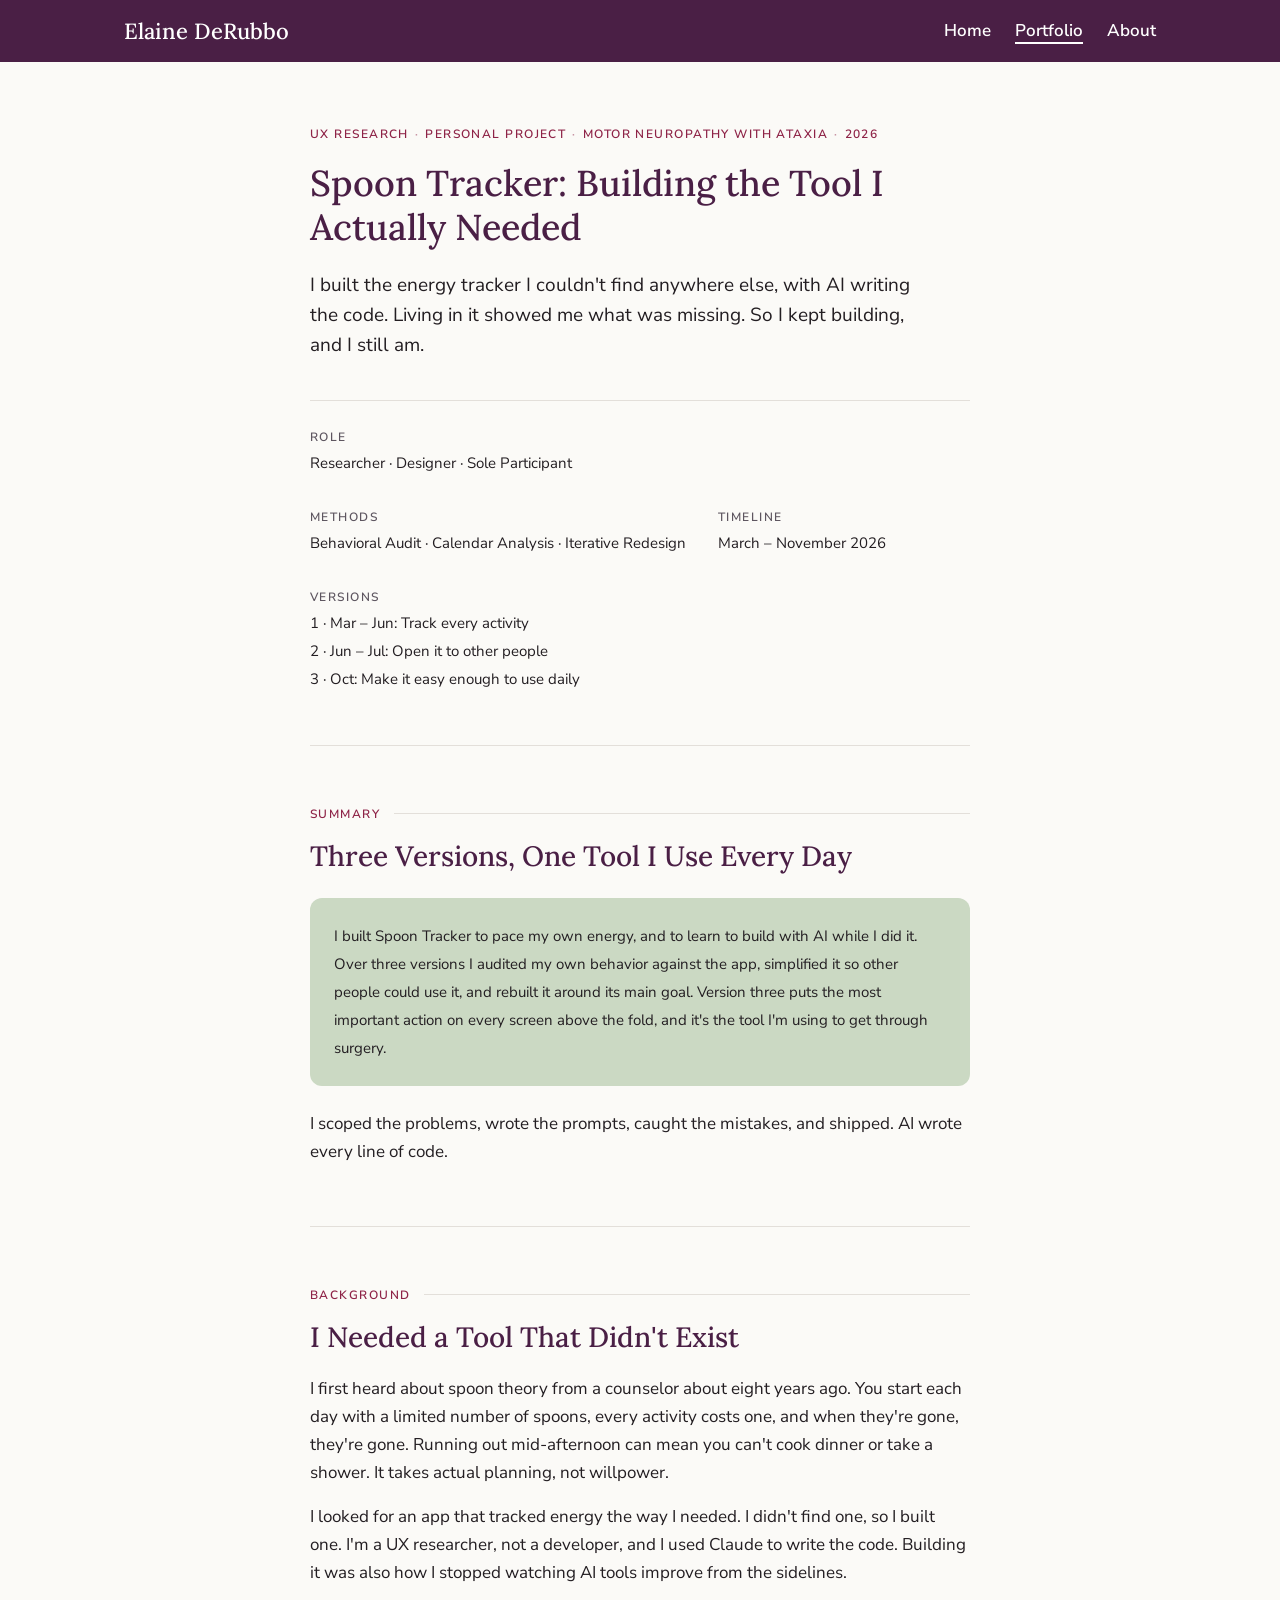
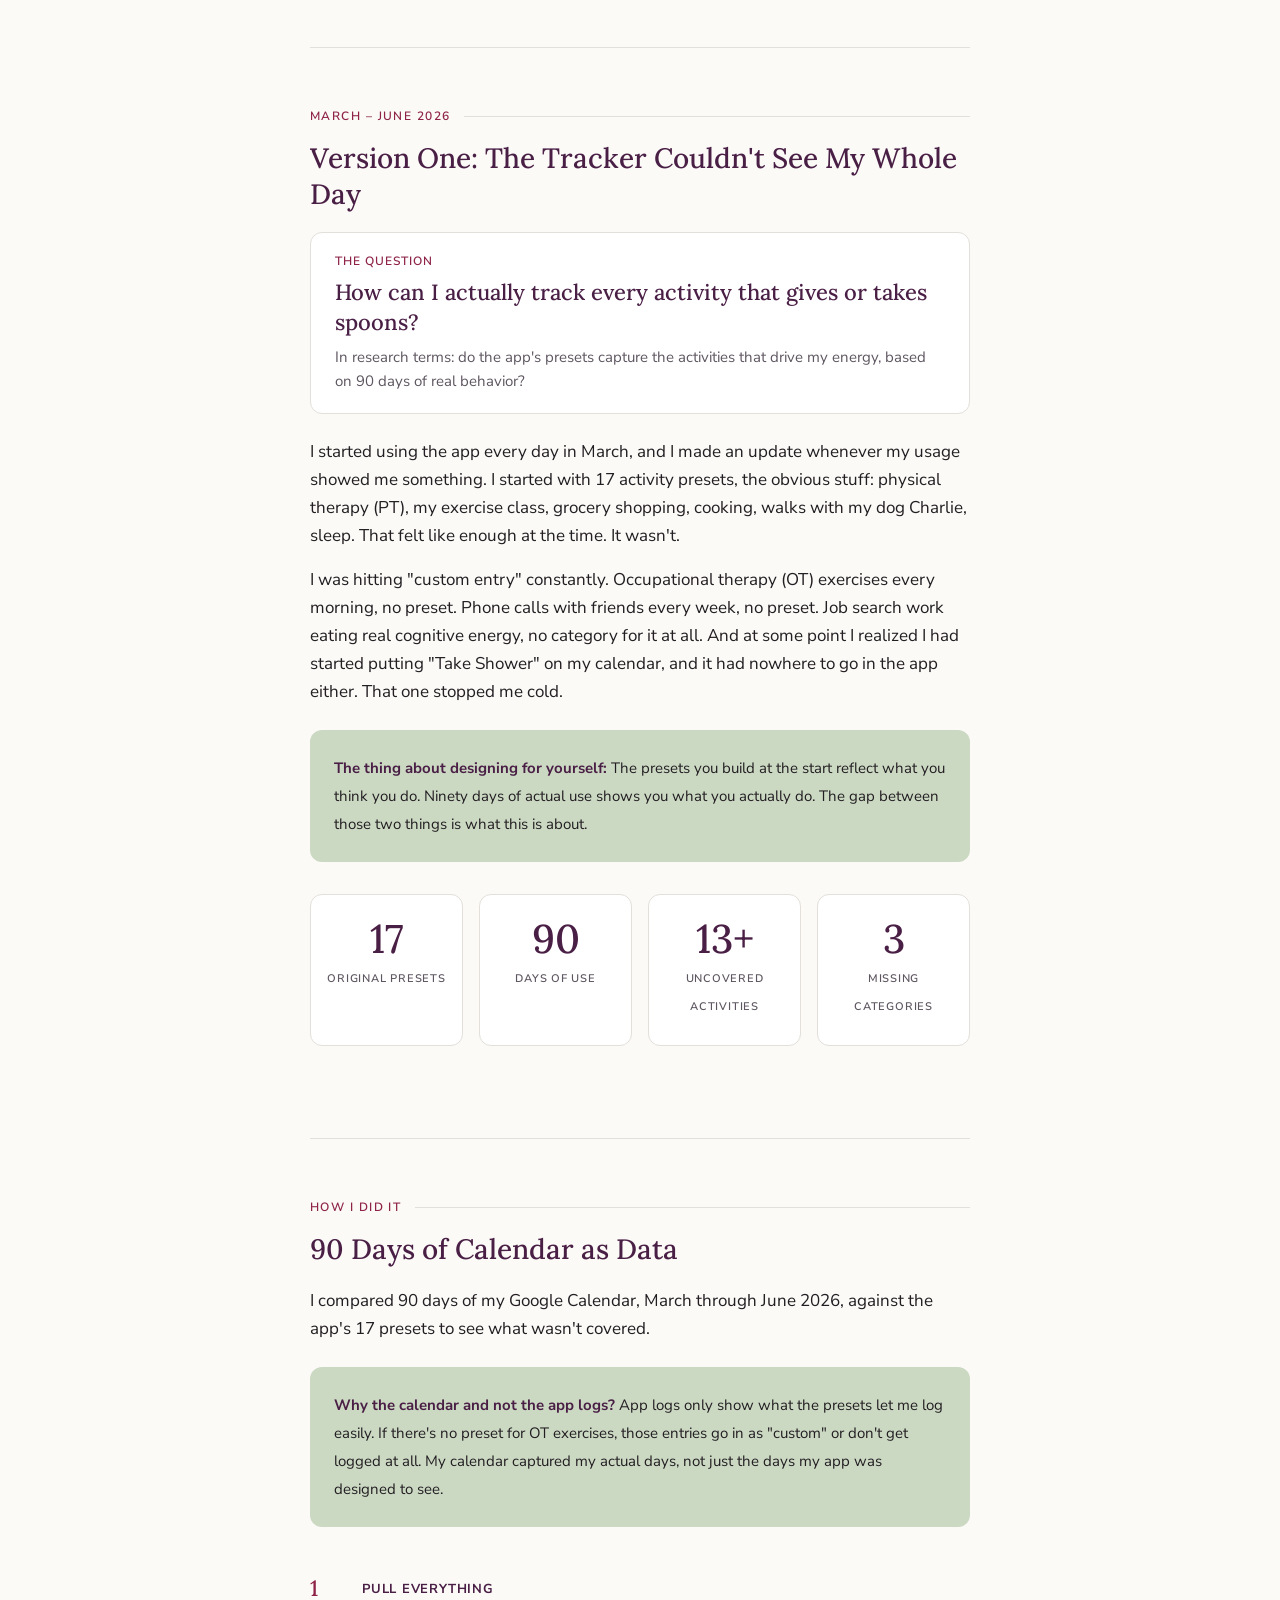
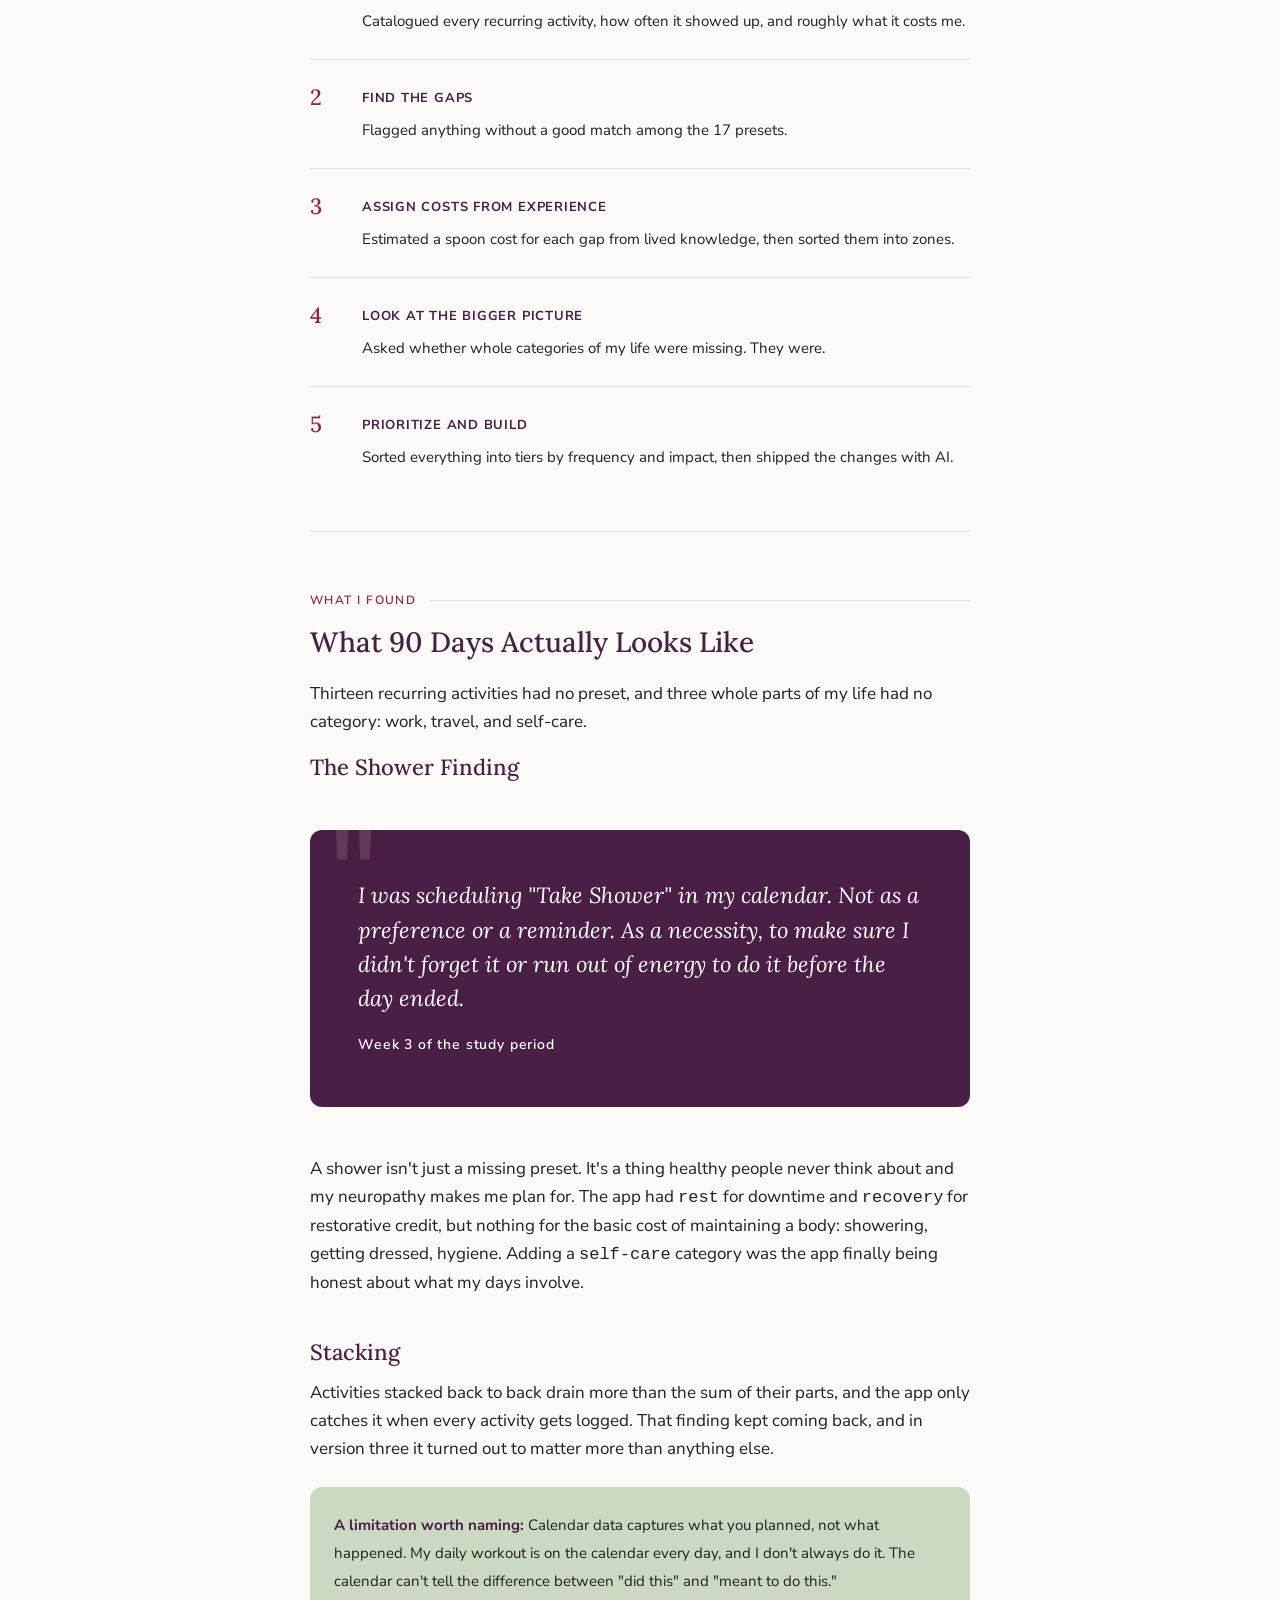
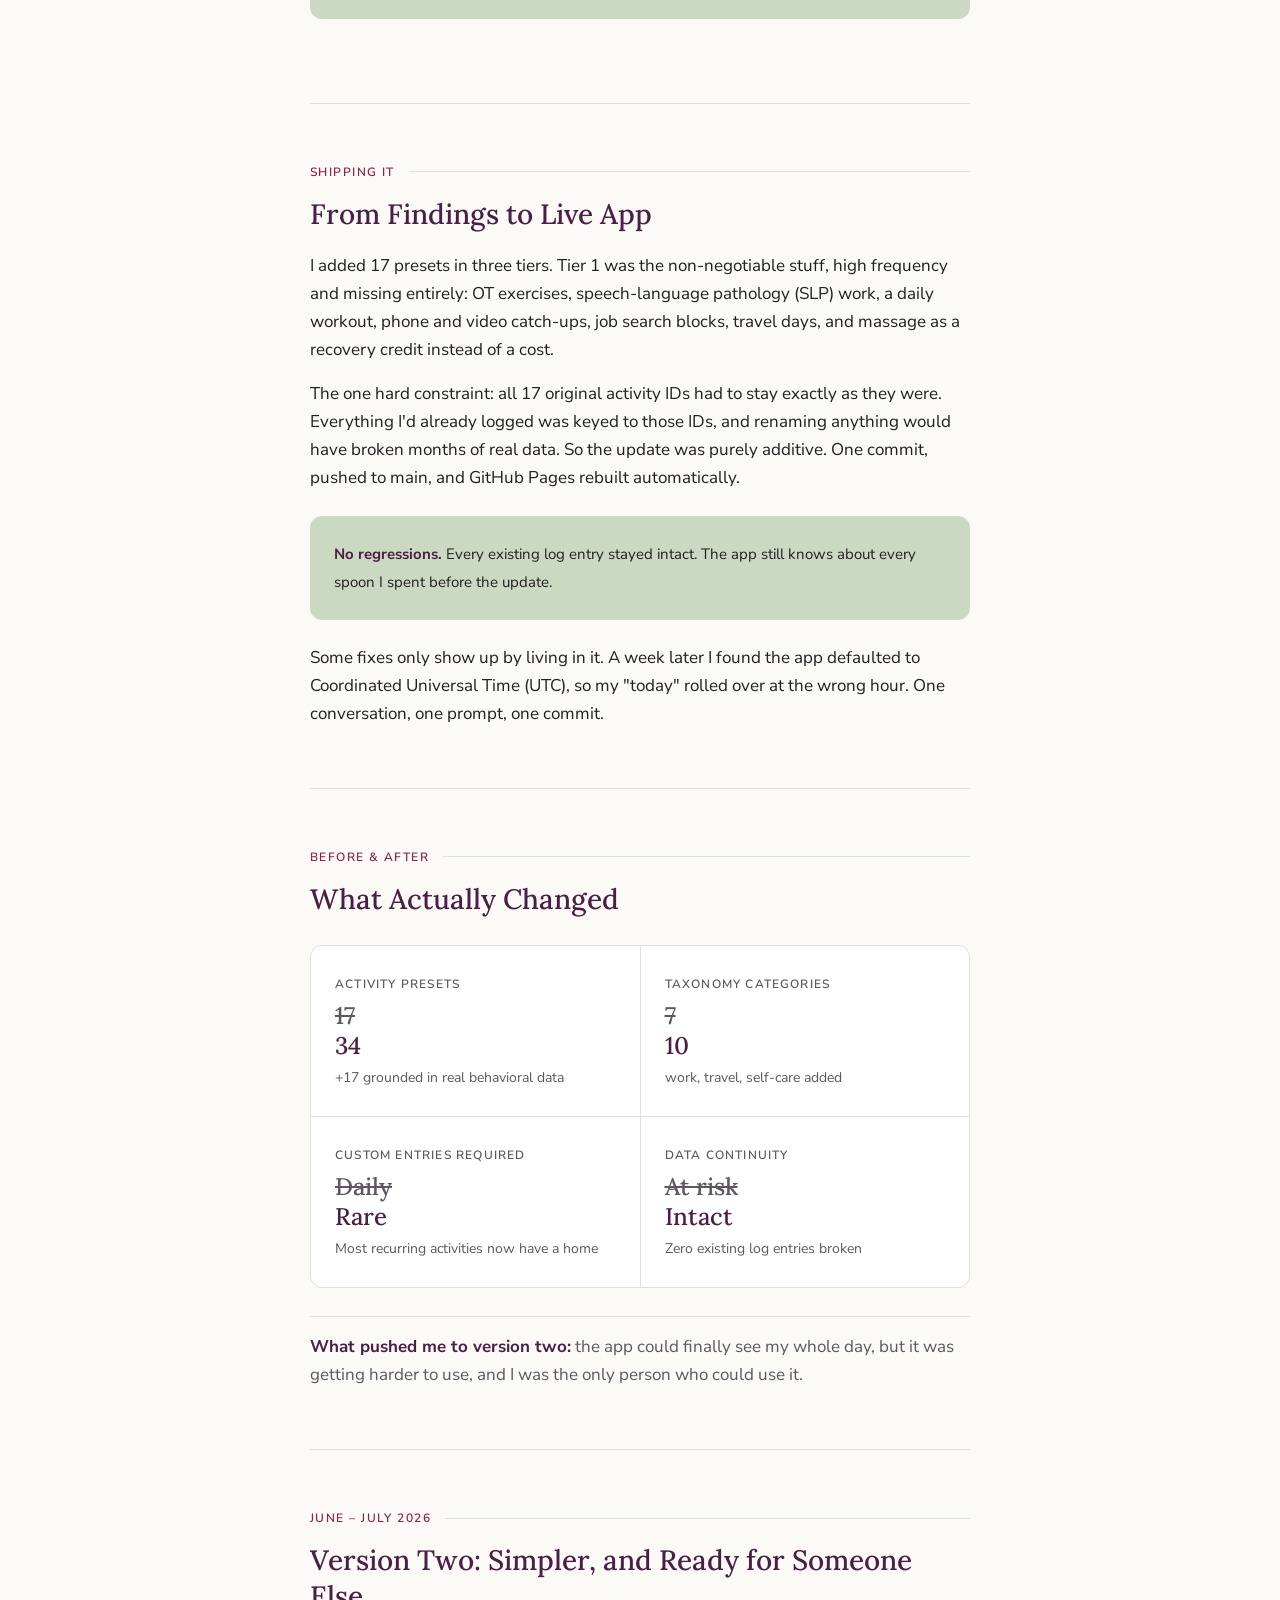
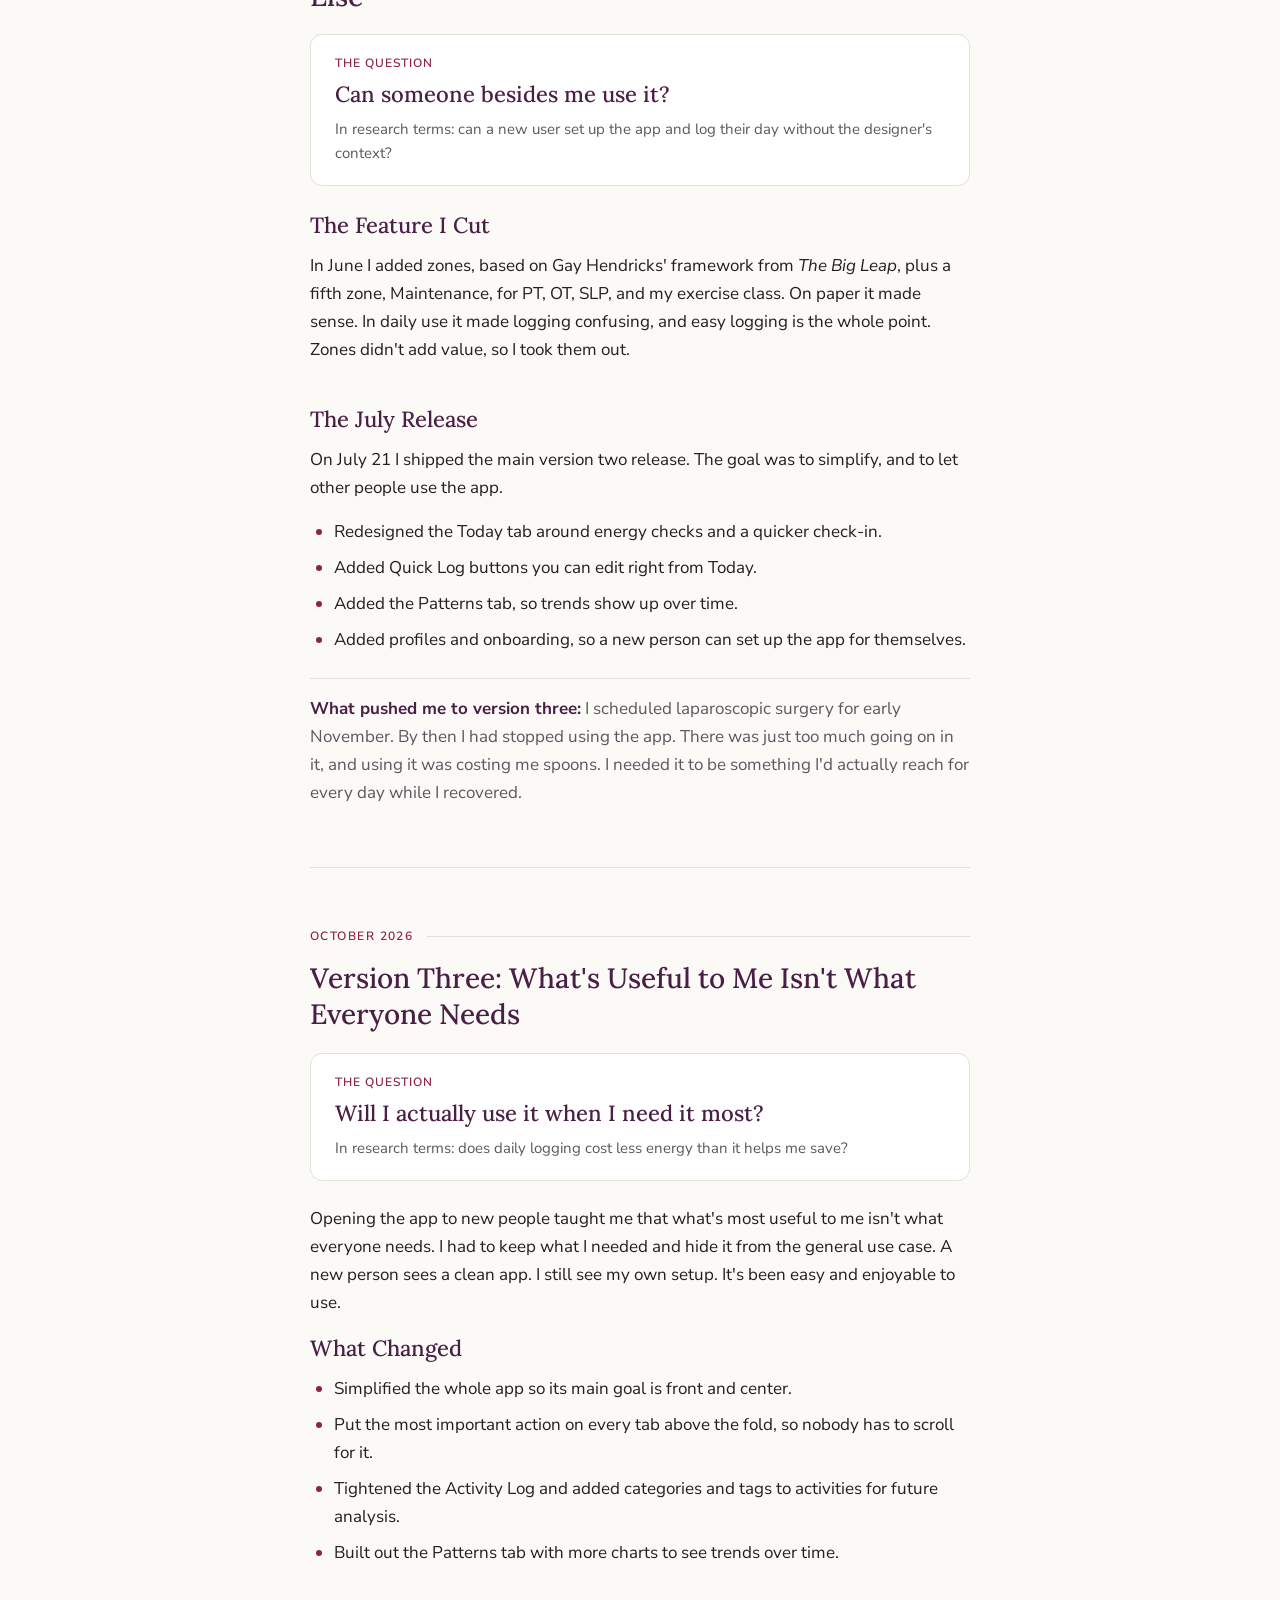
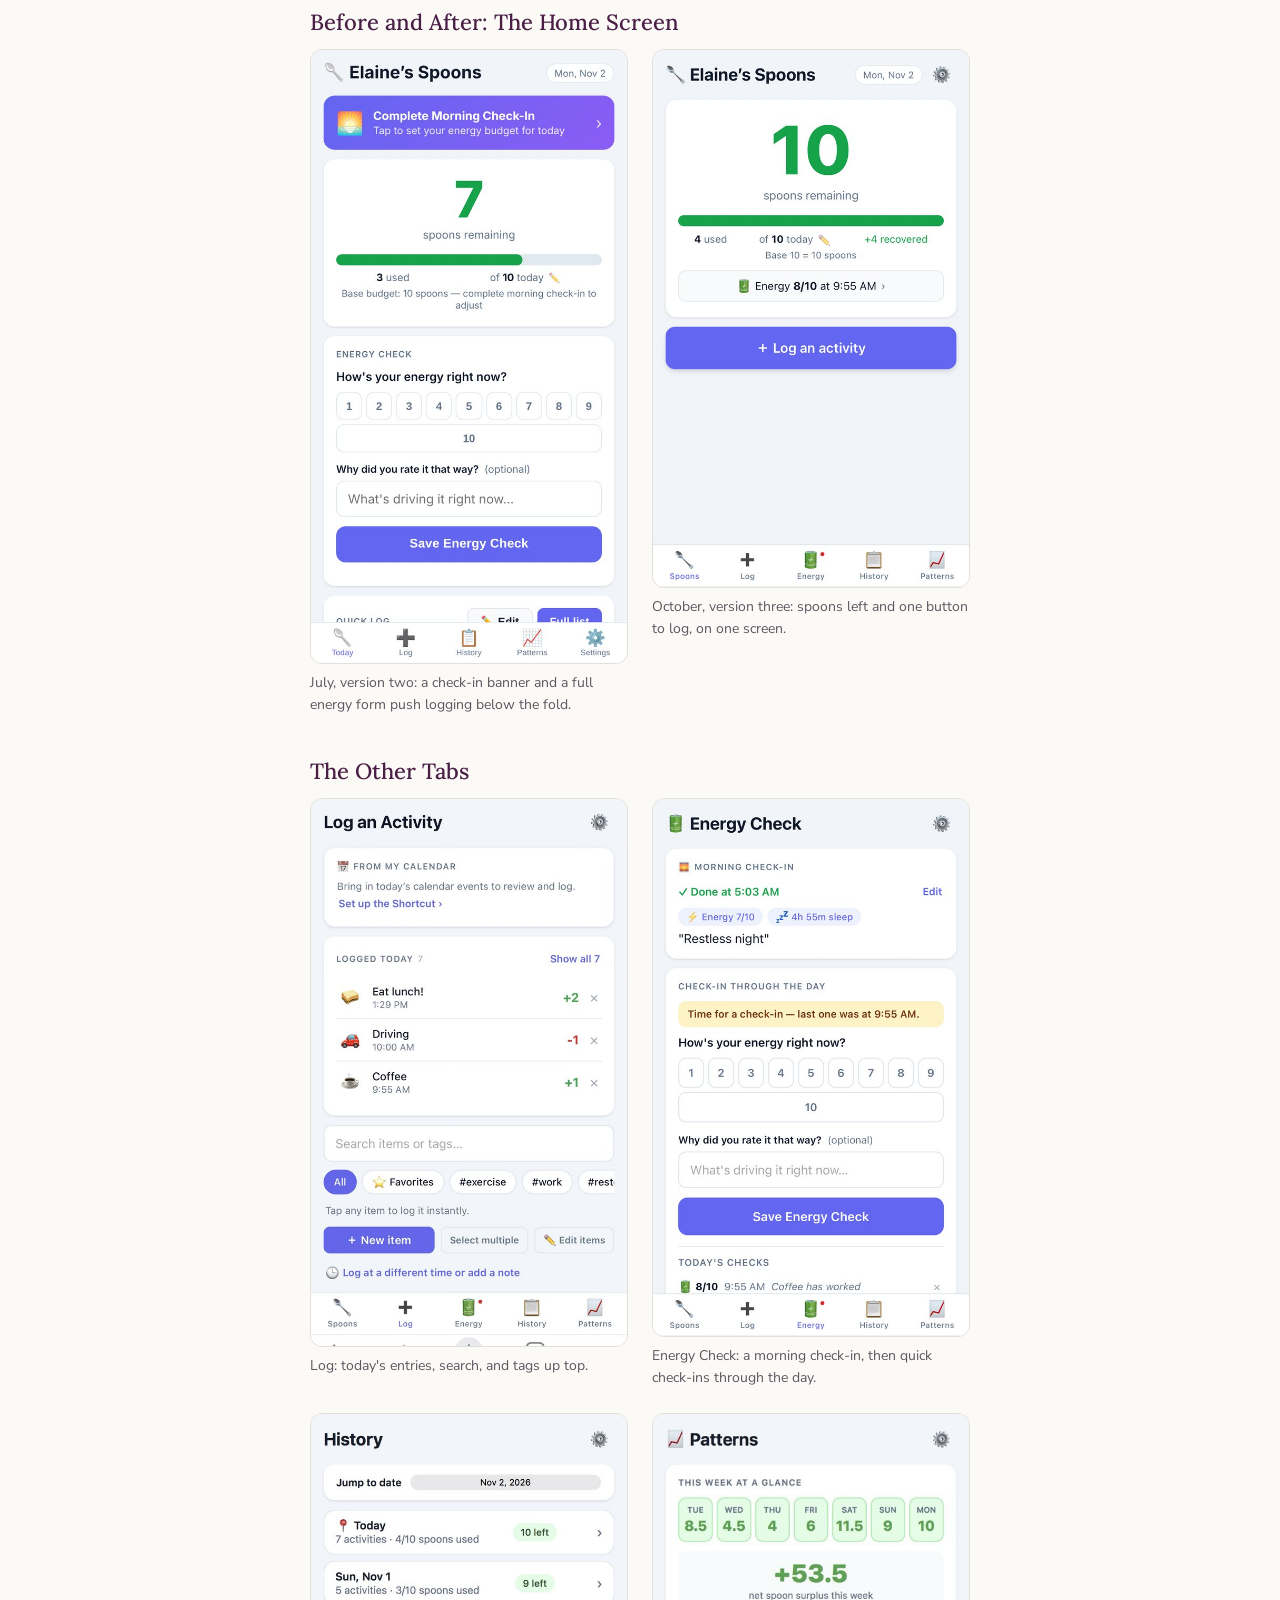
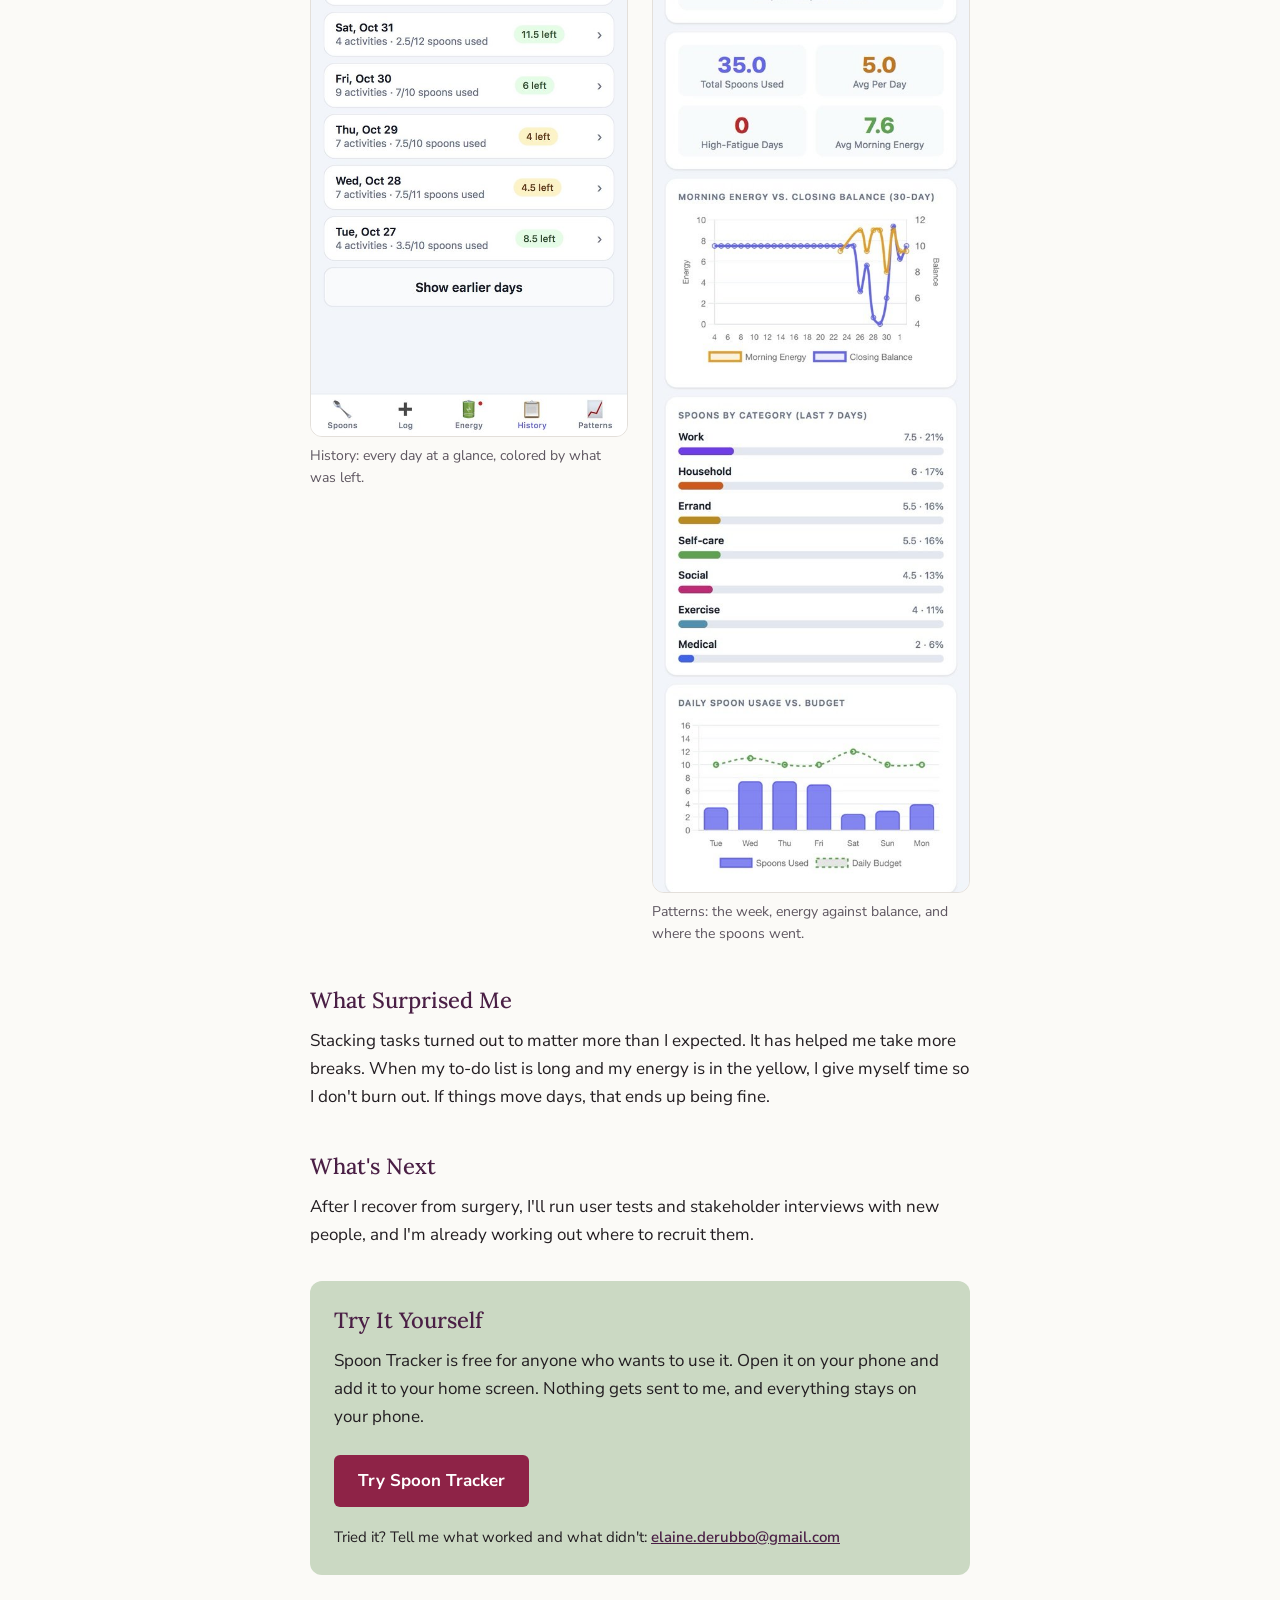
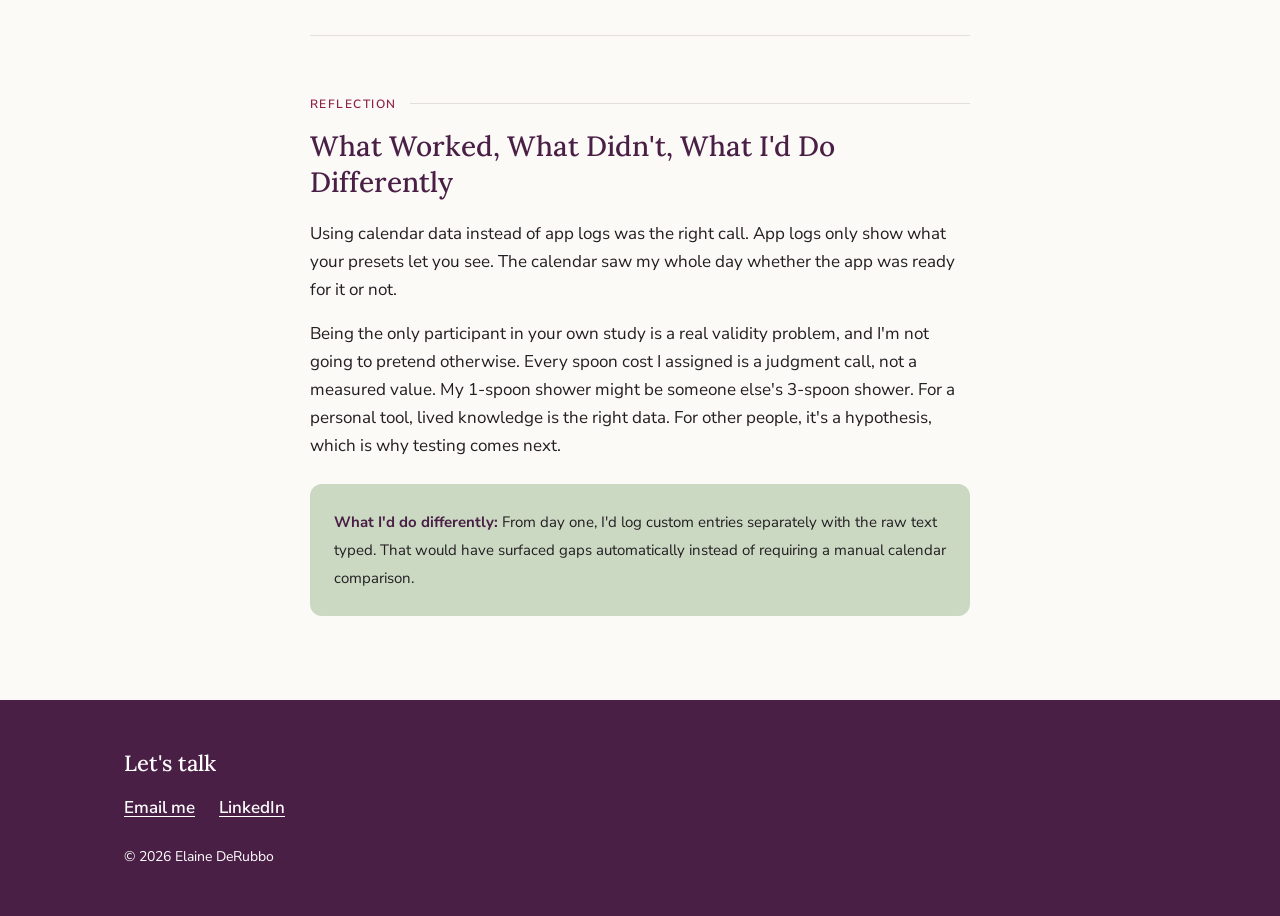
<file: case-study.html>
<!DOCTYPE html>
<html lang="en">
<head>
  <meta charset="UTF-8" />
  <meta name="viewport" content="width=device-width, initial-scale=1.0" />
  <title>Spoon Tracker · UX Research Case Study · Elaine DeRubbo</title>
  <link rel="preconnect" href="https://fonts.googleapis.com" />
  <link rel="preconnect" href="https://fonts.gstatic.com" crossorigin />
  <link href="https://fonts.googleapis.com/css2?family=Lora:ital,wght@0,400;0,500;0,600;1,400&family=Nunito+Sans:ital,wght@0,300;0,400;0,600;0,700;1,400&display=swap" rel="stylesheet" />
  <style>
    *, *::before, *::after { box-sizing: border-box; margin: 0; padding: 0; }

    :root {
      /* Brand tokens (decided Oct 20, 2026) */
      --plum:       #4A1F45;
      --raspberry:  #8E2347;
      --sage:       #CBD9C3;
      --page:       #FBFAF7;
      --ink:        #231E22;
      --muted:      #5E5660;
      --on-dark:    #FFFFFF;
      --hairline:   #E3DFDA;

      /* Older names kept as aliases so the rest of the page maps to the new brand */
      --purple:     var(--plum);
      --purple-bg:  var(--sage);
      --teal:       var(--raspberry);
      --teal-light: var(--sage);
      --teal-bg:    var(--sage);
      --navy:       var(--plum);
      --near-black: var(--ink);
      --black:      var(--ink);
      --body-text:  var(--ink);
      --gray:       var(--muted);
      --warm-gray:  var(--raspberry);
      --light-gray: #FFFFFF;
      --white:      #FFFFFF;
      --border:     var(--hairline);
      --rule:       var(--hairline);
    }

    html { scroll-behavior: smooth; }
    a:focus-visible, button:focus-visible, video:focus-visible {
      outline: 3px solid var(--raspberry);
      outline-offset: 3px;
      border-radius: 4px;
    }
    .site-header a:focus-visible, .site-footer a:focus-visible { outline-color: var(--on-dark); }

    body {
      font-family: 'Nunito Sans', sans-serif;
      font-size: 17px;
      line-height: 28px;
      color: var(--body-text);
      background: var(--page);
    }

    /* ── HEADER (same as the portfolio site) ── */
    .site-header { background: var(--plum); color: var(--on-dark); }
    .site-header .wrap, .site-footer .wrap {
      max-width: 1080px; margin: 0 auto; padding: 16px 24px;
    }
    .site-header .wrap {
      display: flex; flex-wrap: wrap; align-items: center; justify-content: space-between;
      gap: 8px 24px;
    }
    .site-name {
      color: var(--on-dark); font-family: 'Lora', serif; font-size: 22px; line-height: 30px;
      font-weight: 500; text-decoration: none;
    }
    .site-nav ul { display: flex; flex-wrap: wrap; gap: 8px 24px; margin: 0; padding: 0; list-style: none; }
    .site-nav a { color: var(--on-dark); font-weight: 600; text-decoration: none; }
    .site-nav a:hover, .site-nav a[aria-current="page"] {
      text-decoration: underline; text-decoration-thickness: 2px; text-underline-offset: 6px;
    }

    /* ── LAYOUT ── */
    .page-wrap { max-width: 740px; margin: 0 auto; padding: 0 40px; }

    /* ── PAGE HEADER ── */
    .case-header {
      padding: 64px 0 52px;
      border-bottom: 1px solid var(--border);
    }
    .breadcrumb {
      font-size: 12px;
      line-height: 16px;
      font-weight: 600;
      letter-spacing: 0.12em;
      text-transform: uppercase;
      color: var(--warm-gray);
      margin-bottom: 20px;
    }
    .breadcrumb span { opacity: 0.5; margin: 0 6px; }
    .case-header h1 {
      font-family: 'Lora', serif;
      font-size: clamp(30px, 5vw, 36px);
      font-weight: 500;
      line-height: 1.22;
      color: var(--purple);
      margin-bottom: 20px;
    }
    .case-header .intro {
      font-size: 19px;
      font-weight: 400;
      line-height: 30px;
      color: var(--body-text);
      max-width: 600px;
      margin-bottom: 40px;
    }
    .meta-row {
      display: flex;
      flex-wrap: wrap;
      gap: 32px;
      padding-top: 28px;
      border-top: 1px solid var(--border);
    }
    .meta-item label {
      display: block;
      font-size: 12px;
      line-height: 16px;
      font-weight: 600;
      letter-spacing: 0.12em;
      text-transform: uppercase;
      color: var(--muted);
      margin-bottom: 4px;
    }
    .meta-item span {
      font-size: 15px;
      font-weight: 400;
      color: var(--near-black);
    }

    /* ── SECTIONS ── */
    section {
      padding: 60px 0;
      border-bottom: 1px solid var(--border);
    }
    section:last-of-type { border-bottom: none; }

    /* ── SECTION LABELS ── */
    .section-label {
      display: flex;
      align-items: center;
      gap: 14px;
      font-size: 12px;
      line-height: 16px;
      font-weight: 600;
      letter-spacing: 0.12em;
      text-transform: uppercase;
      color: var(--warm-gray);
      margin-bottom: 16px;
    }
    .section-label::after {
      content: '';
      flex: 1;
      height: 1px;
      background: var(--rule);
    }

    h2 {
      font-family: 'Lora', serif;
      font-size: clamp(24px, 3.4vw, 28px);
      font-weight: 500;
      line-height: 1.29;
      color: var(--purple);
      margin-bottom: 20px;
    }
    h3 {
      font-family: 'Lora', serif;
      font-size: 22px;
      line-height: 30px;
      font-weight: 500;
      color: var(--plum);
      margin-bottom: 12px;
      margin-top: 40px;
    }
    h3:first-of-type { margin-top: 0; }

    p { margin-bottom: 16px; }
    p:last-child { margin-bottom: 0; }

    /* ── CALLOUTS ── */
    .callout {
      background: var(--sage);
      color: var(--ink);
      padding: 24px;
      margin: 24px 0;
      border-radius: 12px;
    }
    .callout p { margin-bottom: 0; font-size: 15px; }
    .callout strong { color: var(--plum); }

    /* ── STAT ROW ── */
    .stat-row { display: flex; flex-wrap: wrap; gap: 16px; margin: 32px 0; }
    .stat-card {
      flex: 1;
      min-width: 120px;
      background: var(--white);
      border: 1px solid var(--hairline);
      border-radius: 12px;
      padding: 24px 16px;
      text-align: center;
    }
    .stat-card .num {
      font-family: 'Lora', serif;
      font-size: 40px;
      font-weight: 500;
      color: var(--plum);
      line-height: 1;
      margin-bottom: 6px;
    }
    .stat-card .label {
      font-size: 11px;
      font-weight: 600;
      letter-spacing: 0.07em;
      color: var(--gray);
      text-transform: uppercase;
    }

    /* ── RESEARCH QUESTIONS ── */
    .rq-list { list-style: none; counter-reset: rq; display: flex; flex-direction: column; gap: 12px; margin-top: 8px; }
    .rq-list li {
      counter-increment: rq;
      display: flex;
      gap: 16px;
      align-items: flex-start;
      padding: 16px 24px;
      background: var(--white);
      border: 1px solid var(--hairline);
      border-radius: 12px;
    }
    .rq-list li::before {
      content: "RQ" counter(rq);
      font-size: 10px;
      font-weight: 700;
      letter-spacing: 0.08em;
      color: var(--raspberry);
      flex-shrink: 0;
      padding-top: 3px;
      width: 28px;
    }
    .rq-list li p { margin: 0; font-size: 15px; }

    /* ── METHOD STEPS ── */
    .method-steps { list-style: none; margin-top: 8px; }
    .method-steps li { display: flex; gap: 20px; align-items: flex-start; padding: 24px 0; border-bottom: 1px solid var(--border); }
    .method-steps li:last-child { border-bottom: none; padding-bottom: 0; }
    .step-num {
      font-family: 'Lora', serif;
      font-size: 22px;
      font-weight: 500;
      color: var(--raspberry);
      flex-shrink: 0;
      width: 32px;
      line-height: 1;
      padding-top: 2px;
    }
    .step-body h4 {
      font-size: 13px;
      font-weight: 700;
      letter-spacing: 0.06em;
      color: var(--plum);
      margin-bottom: 4px;
      text-transform: uppercase;
    }
    .step-body p { margin-bottom: 0; font-size: 15px; }

    /* ── FINDINGS TABLE ── */
    .findings-table-wrap { overflow-x: auto; margin: 24px 0; border: 1px solid var(--border); border-radius: 12px; }
    table { width: 100%; border-collapse: collapse; font-size: 14px; }
    thead { background: var(--purple); color: var(--white); }
    thead th { padding: 10px 14px; text-align: left; font-weight: 600; font-size: 12px; letter-spacing: 0.1em; text-transform: uppercase; }
    tbody tr { background: var(--white); }
    tbody tr:nth-child(even) { background: var(--page); }
    tbody td { padding: 11px 14px; border-bottom: 1px solid var(--border); vertical-align: top; line-height: 1.5; }
    tbody tr:last-child td { border-bottom: none; }
    .emoji-col { font-size: 16px; width: 36px; text-align: center; }
    .spoon-neg { color: var(--teal); font-weight: 700; }
    .spoon-pos { color: var(--near-black); font-weight: 700; }

    /* ── TIER BADGES ── */
    .tier-1 { display: inline-block; background: var(--purple); color: var(--white); font-size: 11px; font-weight: 700; letter-spacing: 0.06em; text-transform: uppercase; padding: 2px 7px; border-radius: 4px; margin-left: 4px; }
    .tier-2 { display: inline-block; background: var(--gray); color: var(--white); font-size: 11px; font-weight: 700; letter-spacing: 0.06em; text-transform: uppercase; padding: 2px 7px; border-radius: 4px; margin-left: 4px; }
    .tier-3 { display: inline-block; background: var(--border); color: var(--gray); font-size: 11px; font-weight: 700; letter-spacing: 0.06em; text-transform: uppercase; padding: 2px 7px; border-radius: 4px; margin-left: 4px; }

    /* ── PATTERN CARDS ── */
    .pattern-grid { display: grid; grid-template-columns: repeat(auto-fill, minmax(260px, 1fr)); gap: 16px; margin-top: 24px; }
    .pattern-card { background: var(--white); border: 1px solid var(--hairline); border-radius: 12px; padding: 24px; }
    .pattern-card .pattern-icon { font-size: 24px; margin-bottom: 10px; }
    .pattern-card h4 { font-size: 15px; font-weight: 700; color: var(--plum); margin-bottom: 8px; }
    .pattern-card p { font-size: 15px; line-height: 1.6; color: var(--body-text); margin: 0; }

    /* ── SHOWER BLOCK ── */
    .shower-block {
      background: var(--navy);
      color: var(--white);
      border-radius: 12px;
      padding: 48px;
      margin: 48px 0;
      position: relative;
      overflow: hidden;
    }
    .shower-block::before {
      content: '"';
      font-family: 'Lora', serif;
      font-size: 160px;
      color: var(--on-dark);
      opacity: 0.12;
      position: absolute;
      top: -30px;
      left: 16px;
      line-height: 1;
      pointer-events: none;
    }
    .shower-block p { font-family: 'Lora', serif; font-size: 22px; font-weight: 400; font-style: italic; line-height: 1.55; position: relative; margin-bottom: 16px; }
    .shower-block .attribution { font-family: 'Nunito Sans', sans-serif; font-style: normal; font-size: 14px; font-weight: 600; color: var(--on-dark); letter-spacing: 0.06em; }

    /* ── CATEGORY TAGS ── */
    .cat-grid { display: flex; flex-wrap: wrap; gap: 8px; margin: 20px 0; }
    .cat-tag { display: flex; align-items: center; gap: 8px; background: var(--white); border: 1px solid var(--hairline); border-radius: 4px; padding: 6px 12px; font-size: 14px; font-weight: 600; color: var(--ink); }
    .cat-tag.new { border-color: var(--sage); background: var(--sage); color: var(--plum); }
    .cat-tag .dot { width: 7px; height: 7px; border-radius: 50%; flex-shrink: 0; }

    /* ── OUTCOMES ── */
    .outcome-row { display: grid; grid-template-columns: 1fr 1fr; gap: 1px; background: var(--border); border: 1px solid var(--hairline); border-radius: 12px; overflow: hidden; margin: 28px 0; }
    .outcome-cell { background: var(--white); padding: 24px; }
    .outcome-cell .oc-label { font-size: 12px; font-weight: 600; letter-spacing: 0.1em; text-transform: uppercase; color: var(--gray); margin-bottom: 4px; }
    .outcome-cell .oc-before { font-size: 24px; font-family: 'Lora', serif; font-weight: 500; color: var(--muted); text-decoration: line-through; margin-bottom: 2px; }
    .outcome-cell .oc-after { font-size: 24px; font-family: 'Lora', serif; font-weight: 500; color: var(--plum); }
    .outcome-cell .oc-note { font-size: 14px; color: var(--gray); margin-top: 4px; }

    /* ── ZONE CARDS ── */
    .zone-grid { display: grid; grid-template-columns: repeat(auto-fill, minmax(220px, 1fr)); gap: 12px; margin-top: 20px; }
    .zone-card { padding: 24px; border-radius: 12px; border: 1px solid var(--hairline); background: var(--white); }
    .zone-card .zone-icon { font-size: 22px; margin-bottom: 8px; }
    .zone-card h4 { font-size: 15px; font-weight: 700; color: var(--plum); margin-bottom: 4px; }
    .zone-card p { font-size: 15px; line-height: 1.55; color: var(--body-text); margin: 0; }

    /* ── APP TOUR REVEAL ── */
    .reveal-panel {
      background: var(--navy);
      border-radius: 12px;
      padding: 48px 24px;
      margin: 24px 0 0;
      text-align: center;
    }
    .reveal-panel video {
      width: 100%;
      max-width: 380px;
      aspect-ratio: 560 / 1122;
      border-radius: 28px;
      display: block;
      margin: 0 auto;
      background: var(--ink);
    }

    /* ── FOOTER ── */
    .site-footer { background: var(--plum); color: var(--on-dark); padding: 32px 0; }
    .site-footer h2 { color: var(--on-dark); font-family: 'Lora', serif; font-weight: 500; font-size: 22px; line-height: 30px; margin: 0 0 16px; }
    .site-footer a { color: var(--on-dark); font-weight: 600; text-decoration: underline; text-underline-offset: 3px; }
    .site-footer a:hover { text-decoration-thickness: 2px; }
    .footer-links { display: flex; flex-wrap: wrap; gap: 8px 24px; margin: 0 0 24px; padding: 0; list-style: none; }
    .site-footer .small { margin: 0; font-size: 14px; line-height: 22px; }

    @media (max-width: 640px) {
      .site-header .wrap, .site-footer .wrap { padding-left: 16px; padding-right: 16px; }
      .page-wrap { padding: 0 20px; }
      .case-header { padding: 40px 0 36px; }
      section { padding: 44px 0; }
      .outcome-row { grid-template-columns: 1fr; }
      .shower-block { padding: 24px 20px; }
    }
    .change-list { list-style: disc; padding-left: 24px; margin: 0 0 24px; display: grid; gap: 8px; }
    .change-list li::marker { color: var(--raspberry); }
    .change-list p { margin: 0; }
    .next-line { margin-top: 24px; padding-top: 16px; border-top: 1px solid var(--hairline); color: var(--muted); }
    .next-line strong { color: var(--plum); }
    .shot-grid { display: grid; grid-template-columns: repeat(2, minmax(0, 1fr)); gap: 24px; align-items: start; margin: 8px 0 32px; }
    .shot-grid figure { margin: 0; min-width: 0; }
    .shot-grid img { display: block; width: 100%; height: auto; border: 1px solid var(--hairline); border-radius: 12px; background: #FFFFFF; }
    .shot-grid figcaption { margin-top: 8px; font-size: 14px; line-height: 22px; color: var(--muted); }
    @media (max-width: 560px) { .shot-grid { grid-template-columns: 1fr; } .shot-grid figure { max-width: 340px; } }
    .vq { margin: 0 0 24px; padding: 20px 24px; background: #FFFFFF; border: 1px solid var(--hairline); border-radius: 12px; }
    .vq-label { font-size: 12px; line-height: 16px; font-weight: 600; letter-spacing: 0.08em; text-transform: uppercase; color: var(--raspberry); margin-bottom: 8px; }
    .vq-plain { font-family: 'Lora', serif; font-weight: 500; font-size: 22px; line-height: 30px; color: var(--plum); margin: 0 0 8px; }
    .vq-formal { font-size: 15px; line-height: 24px; color: var(--muted); margin: 0; }
    .try-block { margin-top: 32px; padding: 24px; background: var(--sage); border-radius: 12px; }
    .try-block h3 { margin-top: 0; }
    .try-button { display: inline-block; margin: 8px 0 16px; padding: 12px 24px; background: var(--raspberry); color: var(--on-dark); font-weight: 700; text-decoration: none; border-radius: 6px; }
    .try-button:hover { background: var(--plum); }
    .try-button:focus-visible { outline: 3px solid var(--plum); outline-offset: 3px; }
    .try-feedback { margin: 0; font-size: 15px; }
    .try-feedback a { color: var(--plum); font-weight: 600; word-break: break-word; }
  </style>
</head>
<body>

<!-- HEADER (same as the portfolio site) -->
<header class="site-header">
  <div class="wrap">
    <a class="site-name" href="https://elainederubbo.github.io/">Elaine DeRubbo</a>
    <nav class="site-nav" aria-label="Main">
      <ul>
        <li><a href="https://elainederubbo.github.io/">Home</a></li>
        <li><a href="https://elainederubbo.github.io/portfolio.html" aria-current="page">Portfolio</a></li>
        <li><a href="https://elainederubbo.github.io/about.html">About</a></li>
      </ul>
    </nav>
  </div>
</header>

<!-- PAGE HEADER -->
<div class="page-wrap">
  <header class="case-header">
    <div class="breadcrumb">UX Research<span>·</span>Personal Project<span>·</span>Motor Neuropathy with Ataxia<span>·</span>2026</div>
    <h1>Spoon Tracker: Building the Tool I Actually Needed</h1>
    <p class="intro">I built the energy tracker I couldn't find anywhere else, with AI writing the code. Living in it showed me what was missing. So I kept building, and I still am.</p>
    <div class="meta-row">
      <div class="meta-item">
        <label>Role</label>
        <span>Researcher · Designer · Sole Participant</span>
      </div>
      <div class="meta-item">
        <label>Methods</label>
        <span>Behavioral Audit · Calendar Analysis · Iterative Redesign</span>
      </div>
      <div class="meta-item">
        <label>Timeline</label>
        <span>March – November 2026</span>
      </div>
      <div class="meta-item">
        <label>Versions</label>
        <span>1 · Mar – Jun: Track every activity<br>2 · Jun – Jul: Open it to other people<br>3 · Oct: Make it easy enough to use daily</span>
      </div>
    </div>
  </header>
</div>

<!-- CONTENT -->
<div class="page-wrap">

<section id="bluf">
  <div class="section-label">Summary</div>
  <h2>Three Versions, One Tool I Use Every Day</h2>
  <div class="callout">
    <p>I built Spoon Tracker to pace my own energy, and to learn to build with AI while I did it. Over three versions I audited my own behavior against the app, simplified it so other people could use it, and rebuilt it around its main goal. Version three puts the most important action on every screen above the fold, and it's the tool I'm using to get through surgery.</p>
  </div>
  <p>I scoped the problems, wrote the prompts, caught the mistakes, and shipped. AI wrote every line of code.</p>
</section>

<section id="background">
  <div class="section-label">Background</div>
  <h2>I Needed a Tool That Didn't Exist</h2>
  <p>I first heard about spoon theory from a counselor about eight years ago. You start each day with a limited number of spoons, every activity costs one, and when they're gone, they're gone. Running out mid-afternoon can mean you can't cook dinner or take a shower. It takes actual planning, not willpower.</p>
  <p>I looked for an app that tracked energy the way I needed. I didn't find one, so I built one. I'm a UX researcher, not a developer, and I used Claude to write the code. Building it was also how I stopped watching AI tools improve from the sidelines.</p>
</section>

<section id="problem">
  <div class="section-label">March – June 2026</div>
  <h2>Version One: The Tracker Couldn't See My Whole Day</h2>
  <div class="vq">
    <div class="vq-label">The question</div>
    <p class="vq-plain">How can I actually track every activity that gives or takes spoons?</p>
    <p class="vq-formal">In research terms: do the app's presets capture the activities that drive my energy, based on 90 days of real behavior?</p>
  </div>
  <p>I started using the app every day in March, and I made an update whenever my usage showed me something. I started with 17 activity presets, the obvious stuff: physical therapy (PT), my exercise class, grocery shopping, cooking, walks with my dog Charlie, sleep. That felt like enough at the time. It wasn't.</p>
  <p>I was hitting "custom entry" constantly. Occupational therapy (OT) exercises every morning, no preset. Phone calls with friends every week, no preset. Job search work eating real cognitive energy, no category for it at all. And at some point I realized I had started putting "Take Shower" on my calendar, and it had nowhere to go in the app either. That one stopped me cold.</p>
  <div class="callout">
    <p><strong>The thing about designing for yourself:</strong> The presets you build at the start reflect what you think you do. Ninety days of actual use shows you what you actually do. The gap between those two things is what this is about.</p>
  </div>
  <div class="stat-row">
    <div class="stat-card"><div class="num">17</div><div class="label">Original presets</div></div>
    <div class="stat-card"><div class="num">90</div><div class="label">Days of use</div></div>
    <div class="stat-card"><div class="num">13+</div><div class="label">Uncovered activities</div></div>
    <div class="stat-card"><div class="num">3</div><div class="label">Missing categories</div></div>
  </div>
</section>

<section id="method">
  <div class="section-label">How I Did It</div>
  <h2>90 Days of Calendar as Data</h2>
  <p>I compared 90 days of my Google Calendar, March through June 2026, against the app's 17 presets to see what wasn't covered.</p>
  <div class="callout">
    <p><strong>Why the calendar and not the app logs?</strong> App logs only show what the presets let me log easily. If there's no preset for OT exercises, those entries go in as "custom" or don't get logged at all. My calendar captured my actual days, not just the days my app was designed to see.</p>
  </div>
  <ul class="method-steps">
    <li><div class="step-num">1</div><div class="step-body"><h4>Pull everything</h4><p>Catalogued every recurring activity, how often it showed up, and roughly what it costs me.</p></div></li>
    <li><div class="step-num">2</div><div class="step-body"><h4>Find the gaps</h4><p>Flagged anything without a good match among the 17 presets.</p></div></li>
    <li><div class="step-num">3</div><div class="step-body"><h4>Assign costs from experience</h4><p>Estimated a spoon cost for each gap from lived knowledge, then sorted them into zones.</p></div></li>
    <li><div class="step-num">4</div><div class="step-body"><h4>Look at the bigger picture</h4><p>Asked whether whole categories of my life were missing. They were.</p></div></li>
    <li><div class="step-num">5</div><div class="step-body"><h4>Prioritize and build</h4><p>Sorted everything into tiers by frequency and impact, then shipped the changes with AI.</p></div></li>
  </ul>
</section>

<section id="findings">
  <div class="section-label">What I Found</div>
  <h2>What 90 Days Actually Looks Like</h2>
  <p>Thirteen recurring activities had no preset, and three whole parts of my life had no category: work, travel, and self-care.</p>
  <h3>The Shower Finding</h3>
  <div class="shower-block">
    <p>I was scheduling "Take Shower" in my calendar. Not as a preference or a reminder. As a necessity, to make sure I didn't forget it or run out of energy to do it before the day ended.</p>
    <div class="attribution">Week 3 of the study period</div>
  </div>
  <p>A shower isn't just a missing preset. It's a thing healthy people never think about and my neuropathy makes me plan for. The app had <code>rest</code> for downtime and <code>recovery</code> for restorative credit, but nothing for the basic cost of maintaining a body: showering, getting dressed, hygiene. Adding a <code>self-care</code> category was the app finally being honest about what my days involve.</p>
  <h3>Stacking</h3>
  <p>Activities stacked back to back drain more than the sum of their parts, and the app only catches it when every activity gets logged. That finding kept coming back, and in version three it turned out to matter more than anything else.</p>
  <div class="callout">
    <p><strong>A limitation worth naming:</strong> Calendar data captures what you planned, not what happened. My daily workout is on the calendar every day, and I don't always do it. The calendar can't tell the difference between "did this" and "meant to do this."</p>
  </div>
</section>

<section id="implementation">
  <div class="section-label">Shipping It</div>
  <h2>From Findings to Live App</h2>
  <p>I added 17 presets in three tiers. Tier 1 was the non-negotiable stuff, high frequency and missing entirely: OT exercises, speech-language pathology (SLP) work, a daily workout, phone and video catch-ups, job search blocks, travel days, and massage as a recovery credit instead of a cost.</p>
  <p>The one hard constraint: all 17 original activity IDs had to stay exactly as they were. Everything I'd already logged was keyed to those IDs, and renaming anything would have broken months of real data. So the update was purely additive. One commit, pushed to main, and GitHub Pages rebuilt automatically.</p>
  <div class="callout">
    <p><strong>No regressions.</strong> Every existing log entry stayed intact. The app still knows about every spoon I spent before the update.</p>
  </div>
  <p>Some fixes only show up by living in it. A week later I found the app defaulted to Coordinated Universal Time (UTC), so my "today" rolled over at the wrong hour. One conversation, one prompt, one commit.</p>
</section>

<section id="outcomes">
  <div class="section-label">Before &amp; After</div>
  <h2>What Actually Changed</h2>
  <div class="outcome-row">
    <div class="outcome-cell"><div class="oc-label">Activity Presets</div><div class="oc-before">17</div><div class="oc-after">34</div><div class="oc-note">+17 grounded in real behavioral data</div></div>
    <div class="outcome-cell"><div class="oc-label">Taxonomy Categories</div><div class="oc-before">7</div><div class="oc-after">10</div><div class="oc-note">work, travel, self-care added</div></div>
    <div class="outcome-cell"><div class="oc-label">Custom Entries Required</div><div class="oc-before">Daily</div><div class="oc-after">Rare</div><div class="oc-note">Most recurring activities now have a home</div></div>
    <div class="outcome-cell"><div class="oc-label">Data Continuity</div><div class="oc-before">At risk</div><div class="oc-after">Intact</div><div class="oc-note">Zero existing log entries broken</div></div>
  </div>
  <p class="next-line"><strong>What pushed me to version two:</strong> the app could finally see my whole day, but it was getting harder to use, and I was the only person who could use it.</p>
</section>

<section id="phase2">
  <div class="section-label">June – July 2026</div>
  <h2>Version Two: Simpler, and Ready for Someone Else</h2>
  <div class="vq">
    <div class="vq-label">The question</div>
    <p class="vq-plain">Can someone besides me use it?</p>
    <p class="vq-formal">In research terms: can a new user set up the app and log their day without the designer's context?</p>
  </div>
  <h3>The Feature I Cut</h3>
  <p>In June I added zones, based on Gay Hendricks' framework from <em>The Big Leap</em>, plus a fifth zone, Maintenance, for PT, OT, SLP, and my exercise class. On paper it made sense. In daily use it made logging confusing, and easy logging is the whole point. Zones didn't add value, so I took them out.</p>
  <h3>The July Release</h3>
  <p>On July 21 I shipped the main version two release. The goal was to simplify, and to let other people use the app.</p>
  <ul class="change-list">
    <li><p>Redesigned the Today tab around energy checks and a quicker check-in.</p></li>
    <li><p>Added Quick Log buttons you can edit right from Today.</p></li>
    <li><p>Added the Patterns tab, so trends show up over time.</p></li>
    <li><p>Added profiles and onboarding, so a new person can set up the app for themselves.</p></li>
  </ul>
  <p class="next-line"><strong>What pushed me to version three:</strong> I scheduled laparoscopic surgery for early November. By then I had stopped using the app. There was just too much going on in it, and using it was costing me spoons. I needed it to be something I'd actually reach for every day while I recovered.</p>
</section>

<section id="coda">
  <div class="section-label">October 2026</div>
  <h2>Version Three: What's Useful to Me Isn't What Everyone Needs</h2>
  <div class="vq">
    <div class="vq-label">The question</div>
    <p class="vq-plain">Will I actually use it when I need it most?</p>
    <p class="vq-formal">In research terms: does daily logging cost less energy than it helps me save?</p>
  </div>
  <p>Opening the app to new people taught me that what's most useful to me isn't what everyone needs. I had to keep what I needed and hide it from the general use case. A new person sees a clean app. I still see my own setup. It's been easy and enjoyable to use.</p>
  <h3>What Changed</h3>
  <ul class="change-list">
    <li><p>Simplified the whole app so its main goal is front and center.</p></li>
    <li><p>Put the most important action on every tab above the fold, so nobody has to scroll for it.</p></li>
    <li><p>Tightened the Activity Log and added categories and tags to activities for future analysis.</p></li>
    <li><p>Built out the Patterns tab with more charts to see trends over time.</p></li>
  </ul>
  <h3>Before and After: The Home Screen</h3>
  <div class="shot-grid">
    <figure><img src="images/v2-spoons-july.jpg" width="600" height="1164" loading="lazy" alt="July home screen: a morning check-in banner, spoons remaining, a full energy check form, and the Quick Log list starting below the fold."><figcaption>July, version two: a check-in banner and a full energy form push logging below the fold.</figcaption></figure>
    <figure><img src="images/v3-spoons.jpg" width="600" height="1020" loading="lazy" alt="October home screen: spoons remaining in large green type, used and recovered counts, the latest energy check, and one large Log an activity button."><figcaption>October, version three: spoons left and one button to log, on one screen.</figcaption></figure>
  </div>
  <h3>The Other Tabs</h3>
  <div class="shot-grid">
    <figure><img src="images/v3-log.jpg" width="600" height="1039" loading="lazy" alt="Log an Activity screen: a calendar import option, today's logged activities with spoon costs and credits, a search box, tag filters, and a New item button."><figcaption>Log: today's entries, search, and tags up top.</figcaption></figure>
    <figure><img src="images/v3-energy-check.jpg" width="600" height="1020" loading="lazy" alt="Energy Check screen: a completed morning check-in, a prompt for the next check-in, a 1 to 10 energy scale, an optional note, and a Save Energy Check button."><figcaption>Energy Check: a morning check-in, then quick check-ins through the day.</figcaption></figure>
    <figure><img src="images/v3-history.jpg" width="600" height="1182" loading="lazy" alt="History screen: a list of recent days, each with activities logged, spoons used, and spoons left in a green or yellow pill."><figcaption>History: every day at a glance, colored by what was left.</figcaption></figure>
    <figure><img src="images/v3-patterns.jpg" width="506" height="1726" loading="lazy" alt="Patterns screen: the week at a glance, weekly totals, a 30-day chart of morning energy against closing balance, spoons by category, and daily spoons used against budget."><figcaption>Patterns: the week, energy against balance, and where the spoons went.</figcaption></figure>
  </div>
  <h3>What Surprised Me</h3>
  <p>Stacking tasks turned out to matter more than I expected. It has helped me take more breaks. When my to-do list is long and my energy is in the yellow, I give myself time so I don't burn out. If things move days, that ends up being fine.</p>
  <h3>What's Next</h3>
  <p>After I recover from surgery, I'll run user tests and stakeholder interviews with new people, and I'm already working out where to recruit them.</p>
  <div class="try-block">
    <h3>Try It Yourself</h3>
    <p>Spoon Tracker is free for anyone who wants to use it. Open it on your phone and add it to your home screen. Nothing gets sent to me, and everything stays on your phone.</p>
    <a class="try-button" href="https://elainederubbo.github.io/spoon-tracker/">Try Spoon Tracker</a>
    <p class="try-feedback">Tried it? Tell me what worked and what didn't: <a href="mailto:elaine.derubbo@gmail.com?subject=Spoon%20Tracker%20feedback">elaine.derubbo@gmail.com</a></p>
  </div>
</section>

<section id="reflection" style="border-bottom:none;">
  <div class="section-label">Reflection</div>
  <h2>What Worked, What Didn't, What I'd Do Differently</h2>
  <p>Using calendar data instead of app logs was the right call. App logs only show what your presets let you see. The calendar saw my whole day whether the app was ready for it or not.</p>
  <p>Being the only participant in your own study is a real validity problem, and I'm not going to pretend otherwise. Every spoon cost I assigned is a judgment call, not a measured value. My 1-spoon shower might be someone else's 3-spoon shower. For a personal tool, lived knowledge is the right data. For other people, it's a hypothesis, which is why testing comes next.</p>
  <div class="callout">
    <p><strong>What I'd do differently:</strong> From day one, I'd log custom entries separately with the raw text typed. That would have surfaced gaps automatically instead of requiring a manual calendar comparison.</p>
  </div>
</section>

</div>

<!-- FOOTER (same as the portfolio site) -->
<footer class="site-footer">
  <div class="wrap">
    <h2>Let's talk</h2>
    <ul class="footer-links">
      <li><a href="mailto:elaine.derubbo@gmail.com">Email me</a></li>
      <li><a href="https://www.linkedin.com/in/elaine-derubbo/">LinkedIn</a></li>
    </ul>
    <p class="small">&copy; 2026 Elaine DeRubbo</p>
  </div>
</footer>

</body>
</html>
</file>
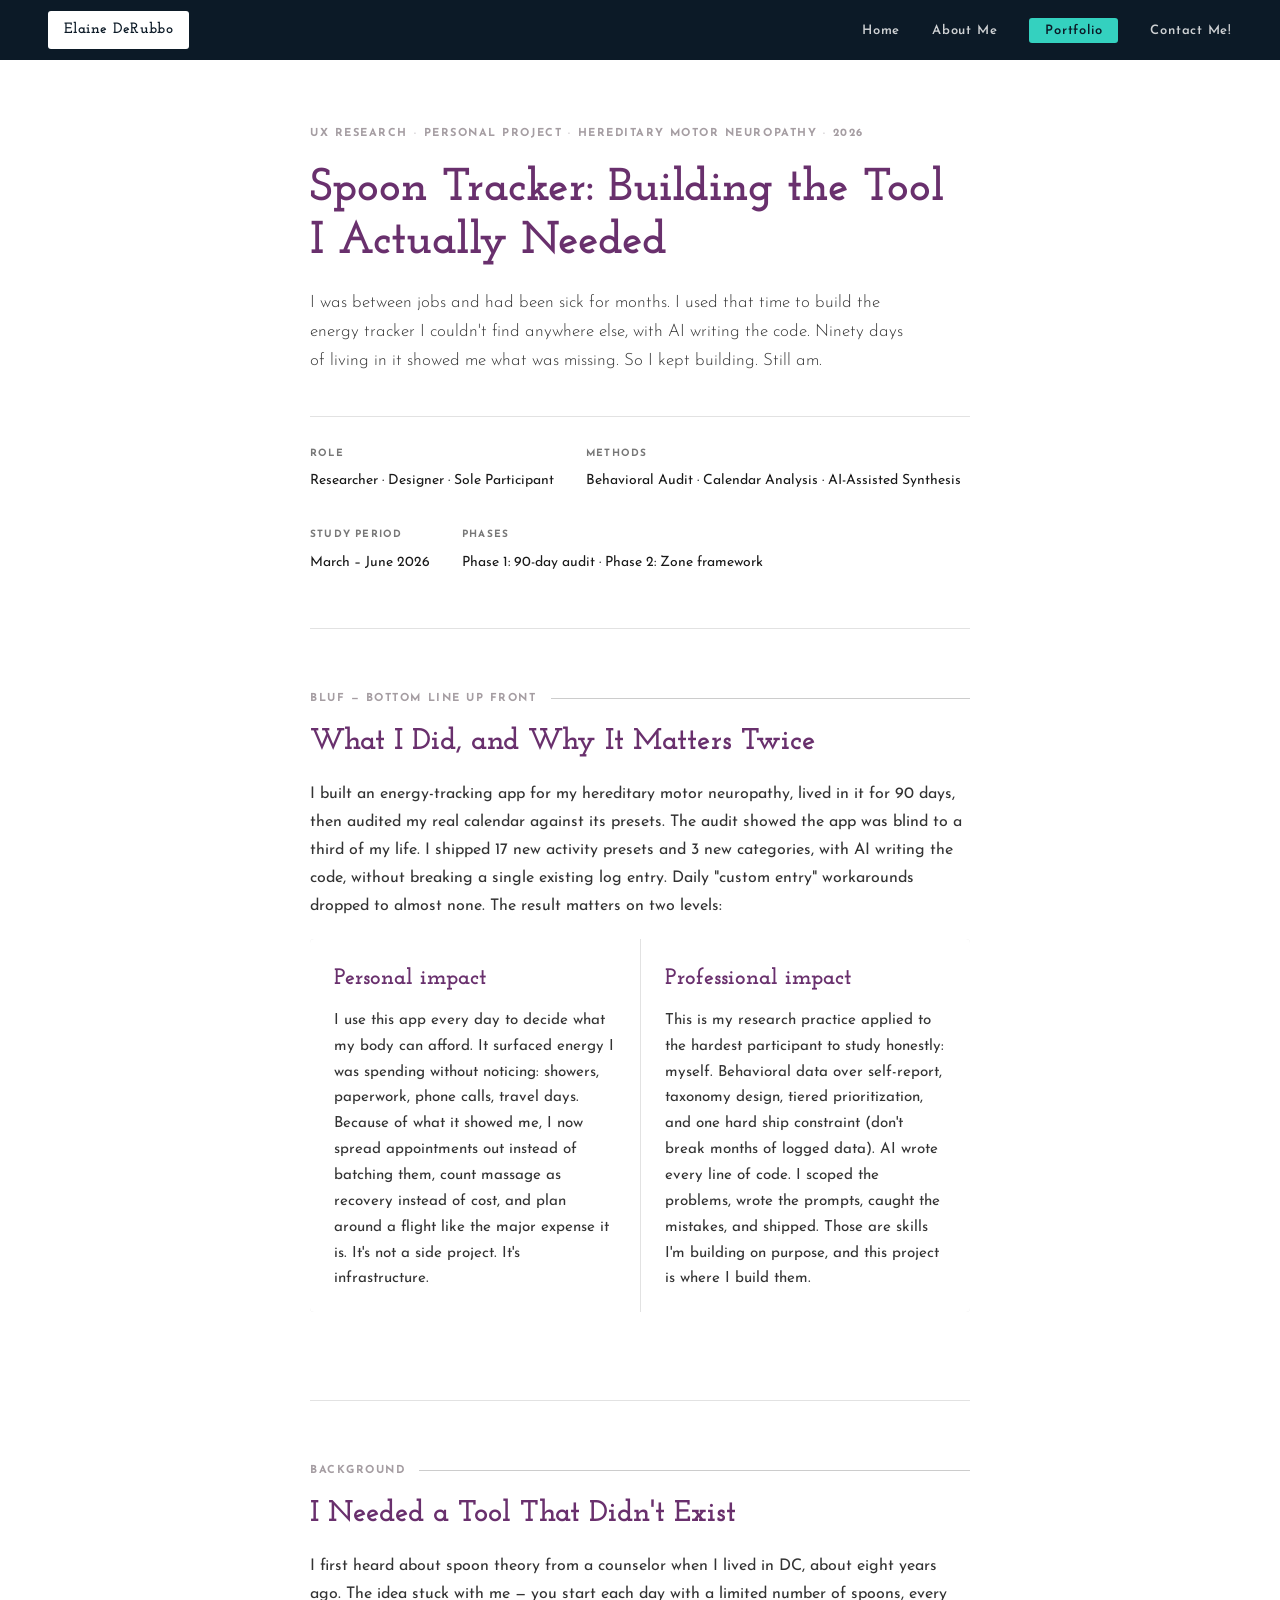
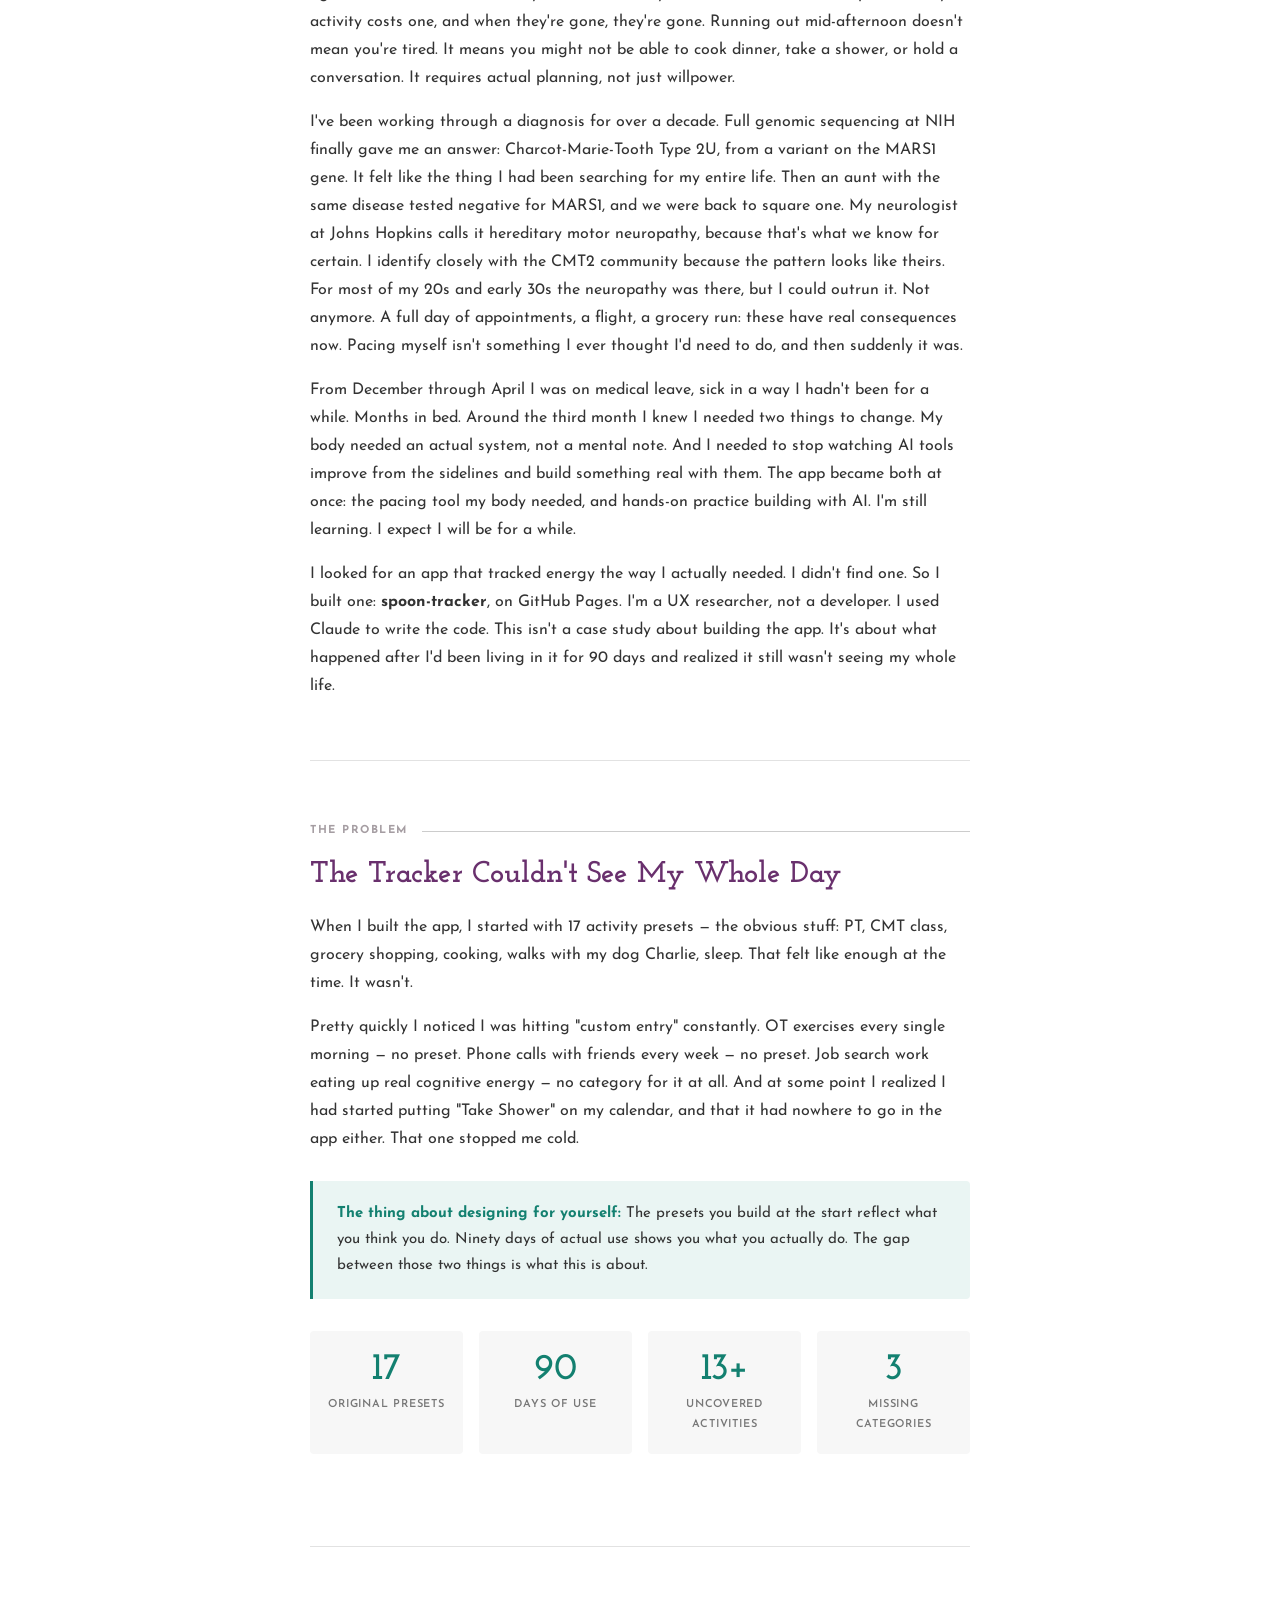
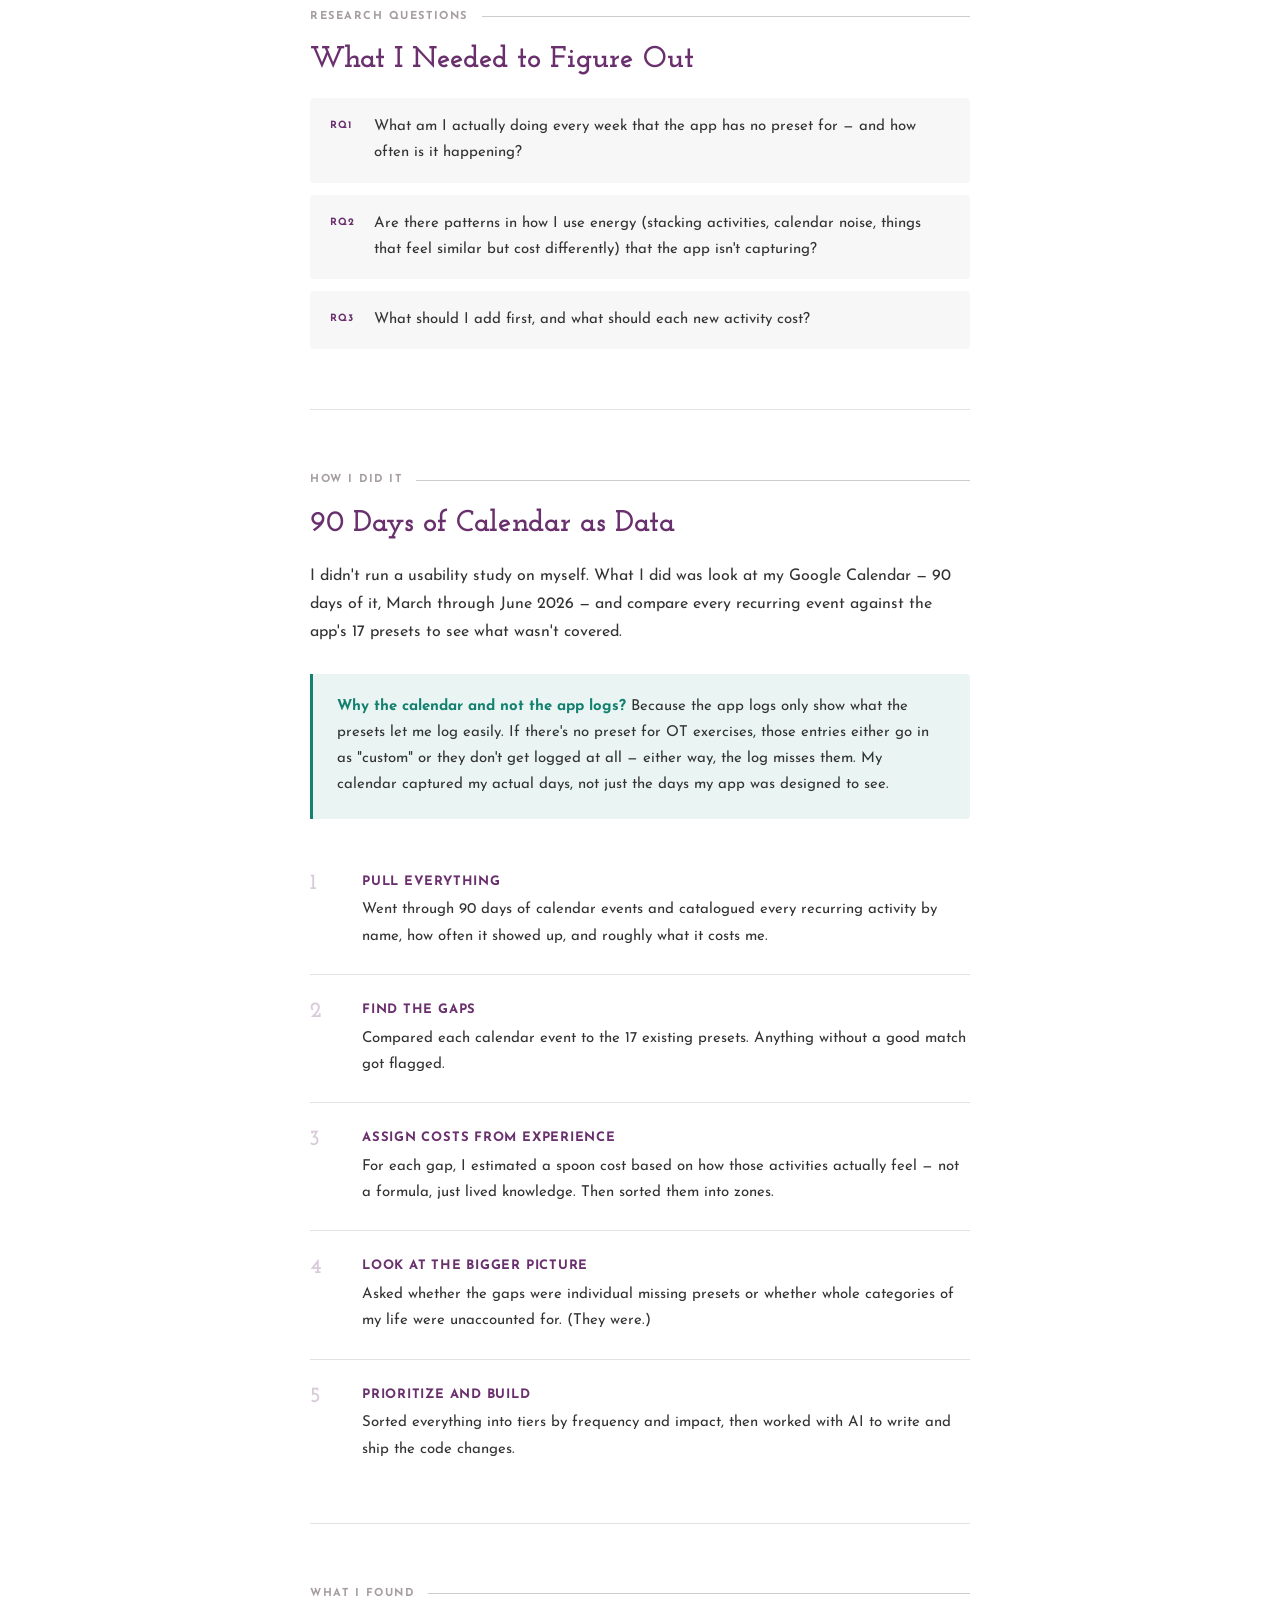
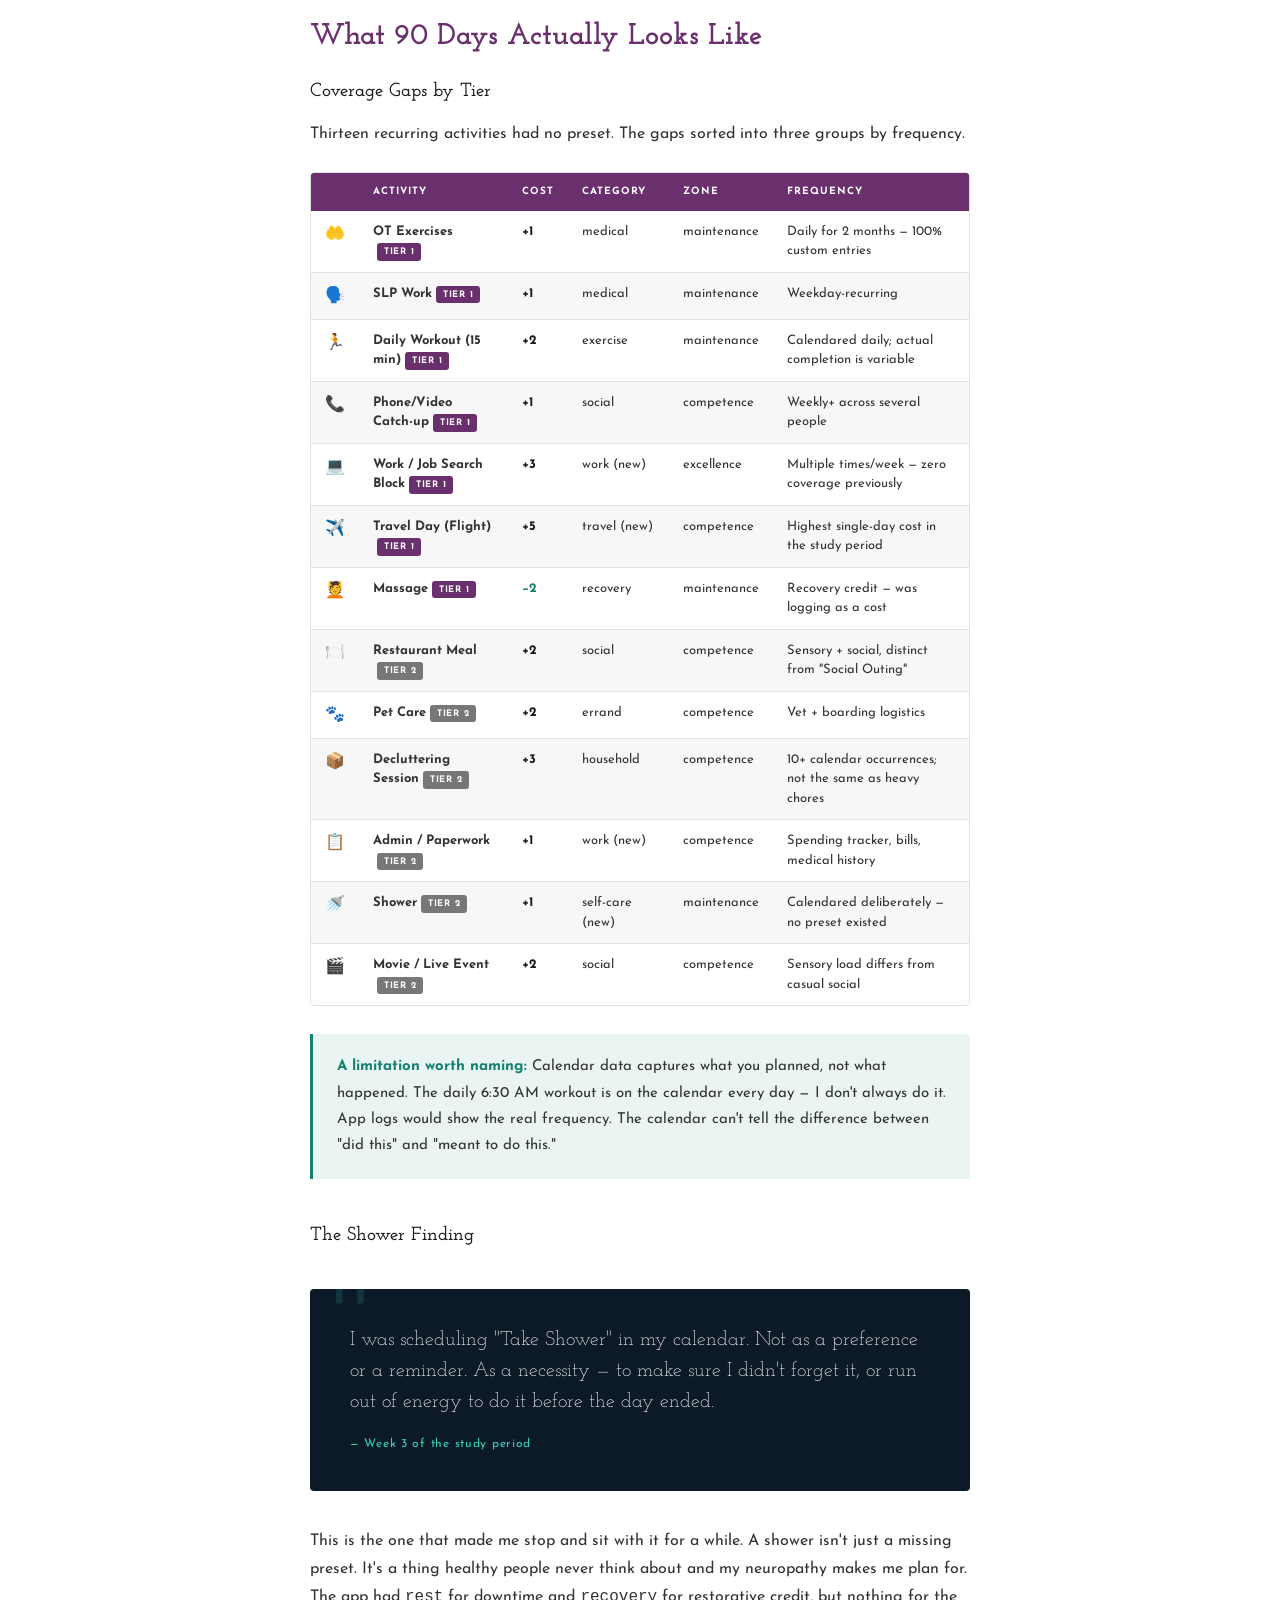
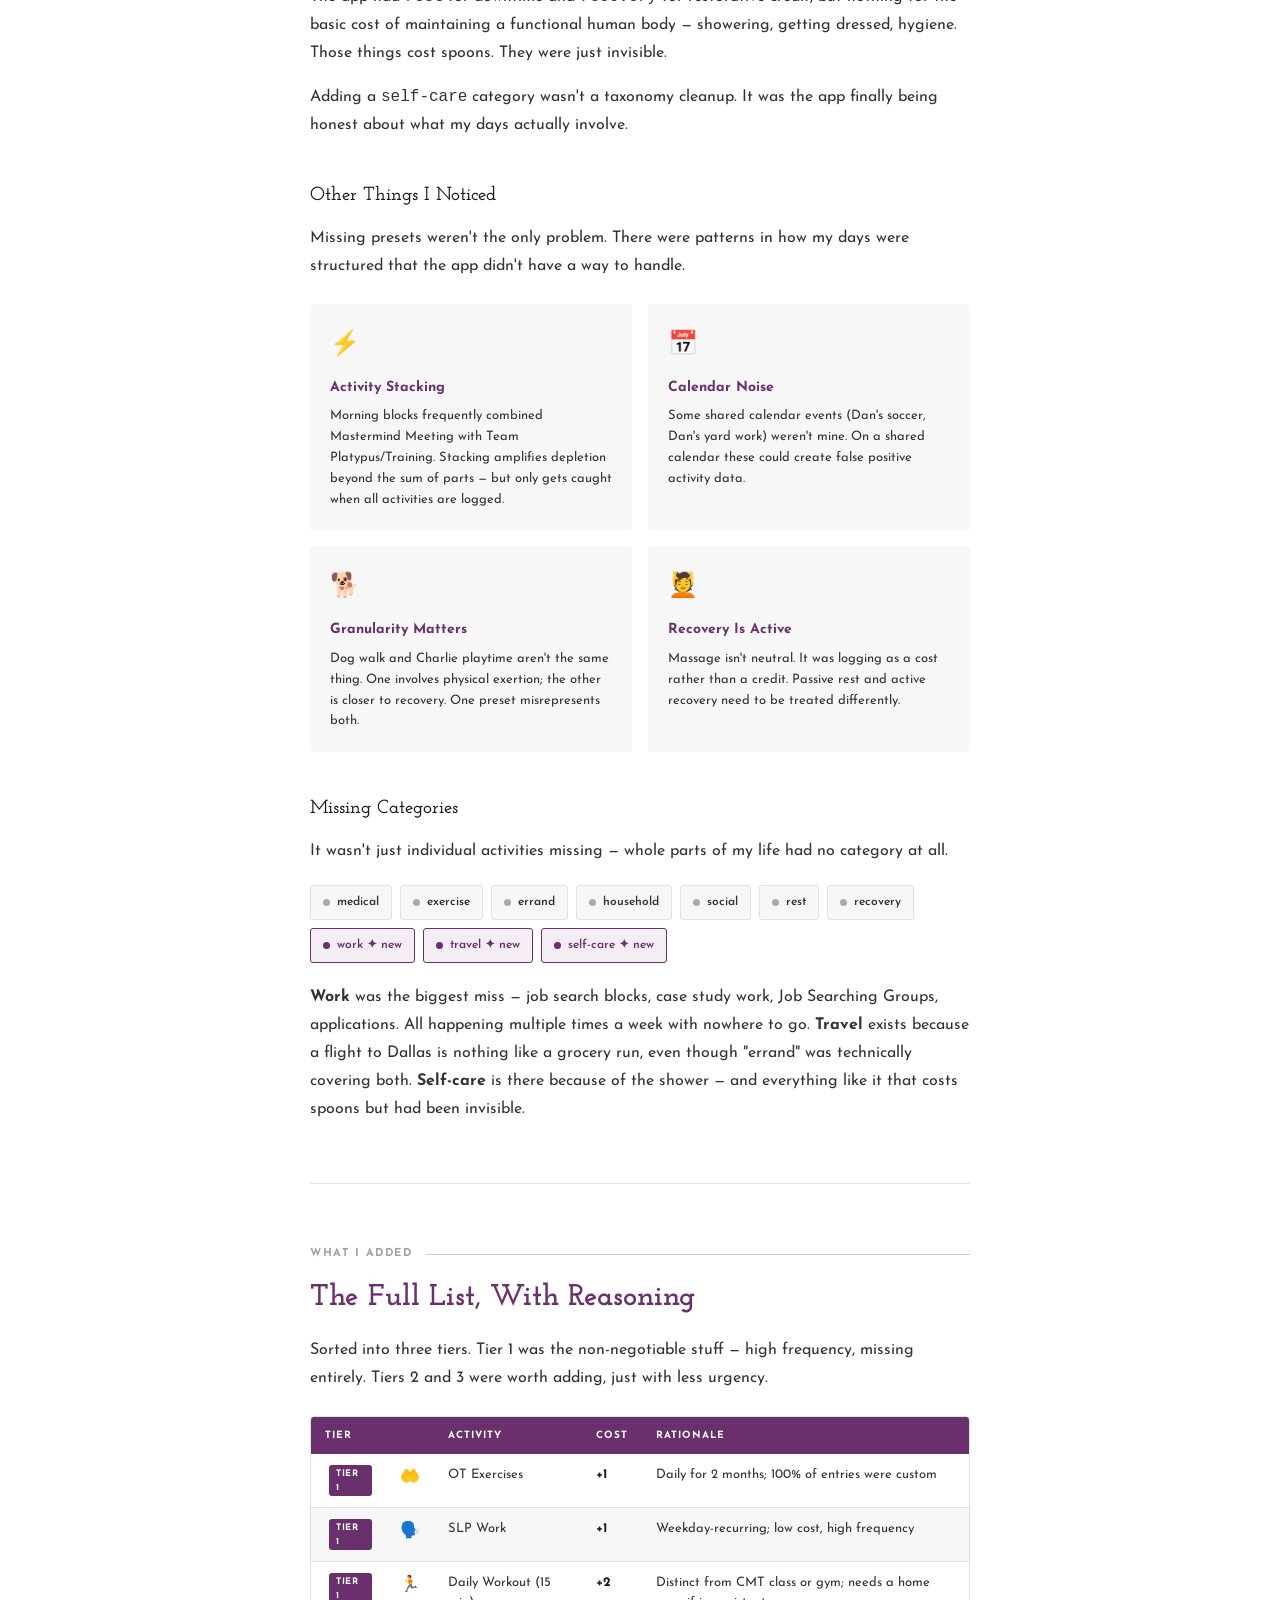
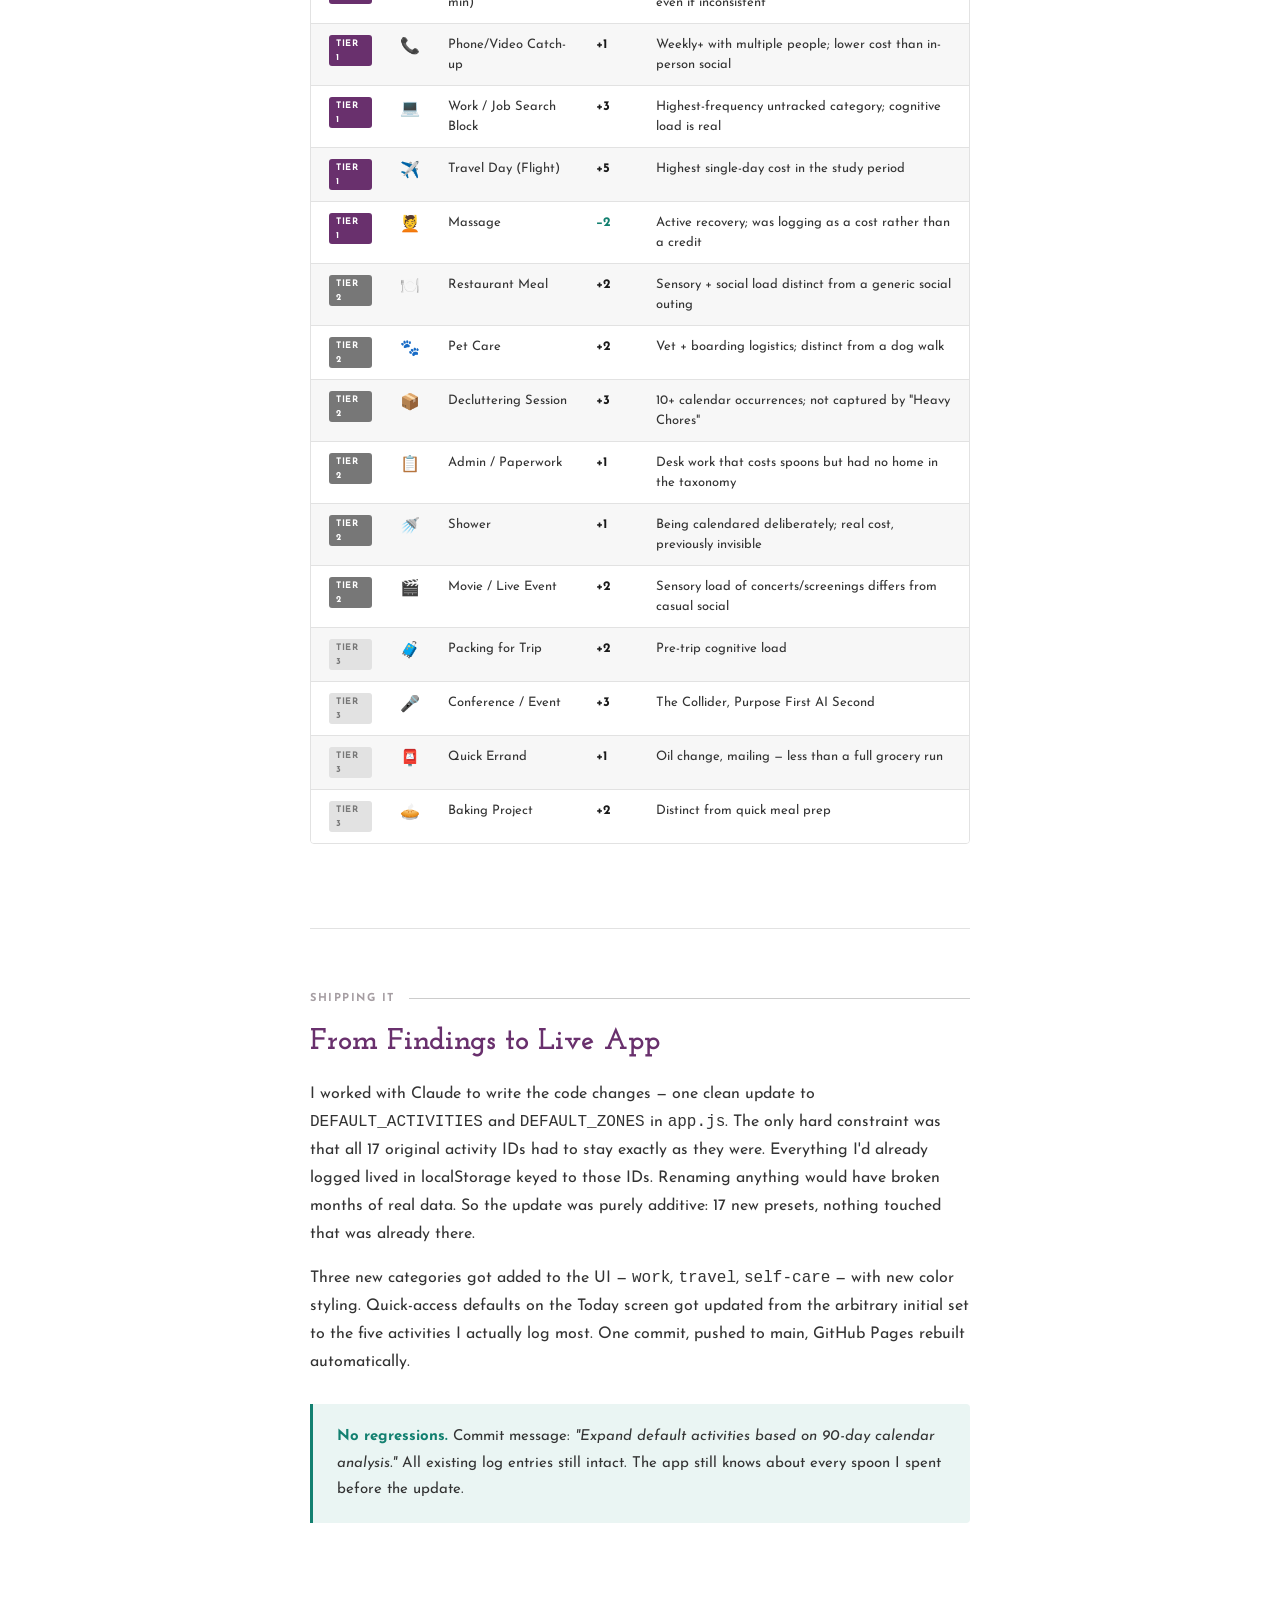
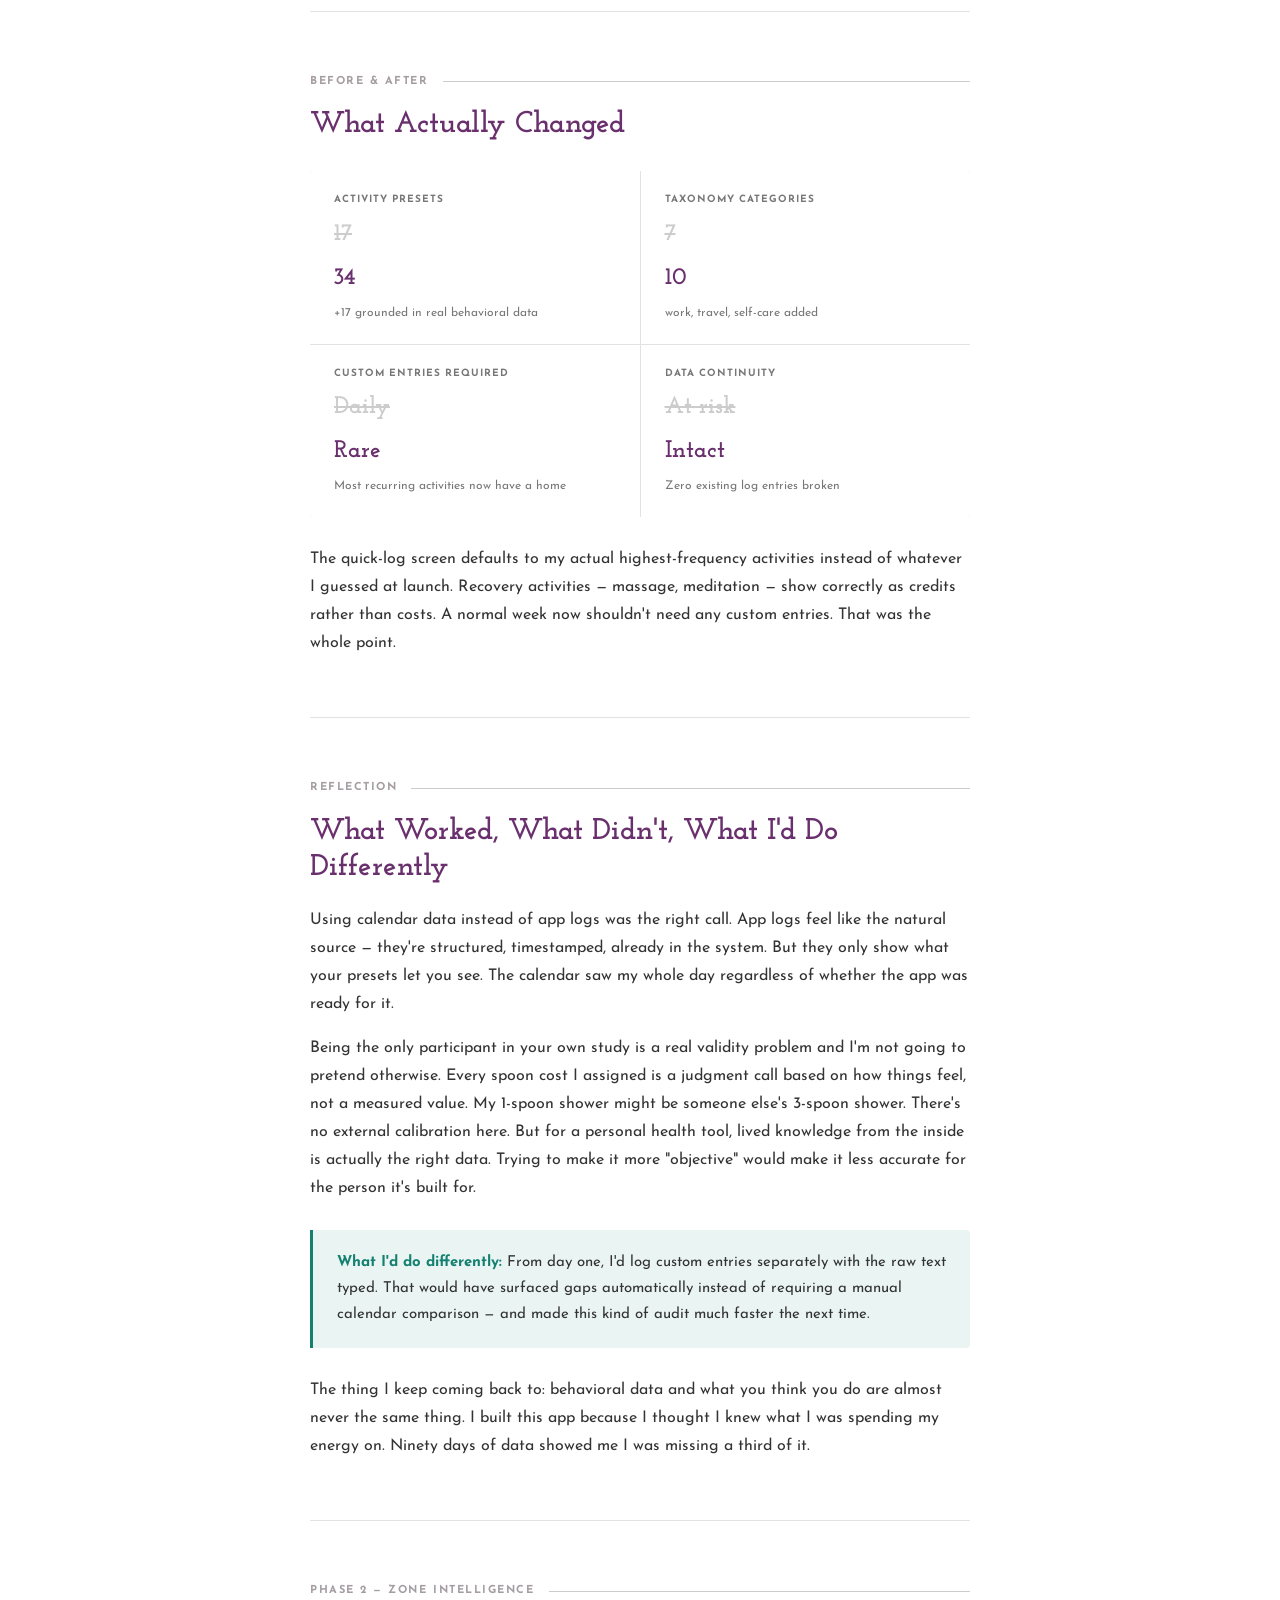
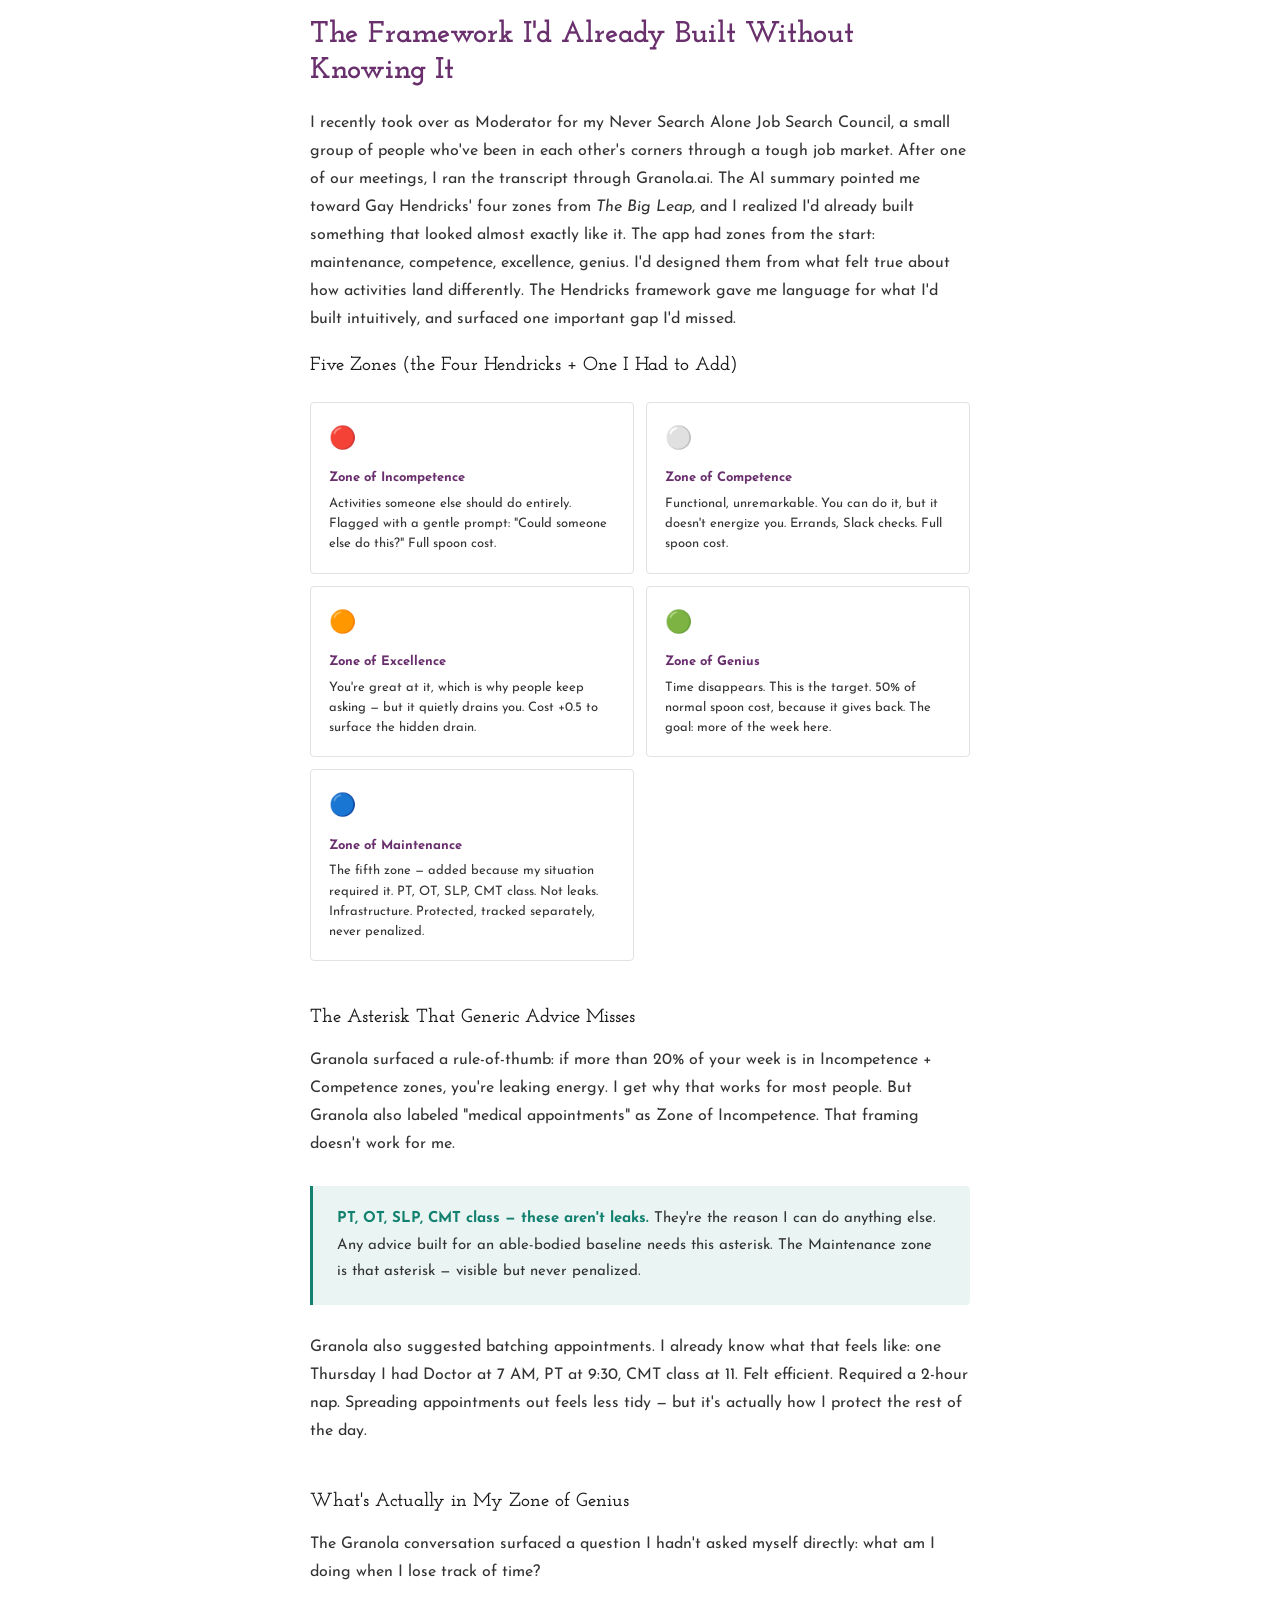
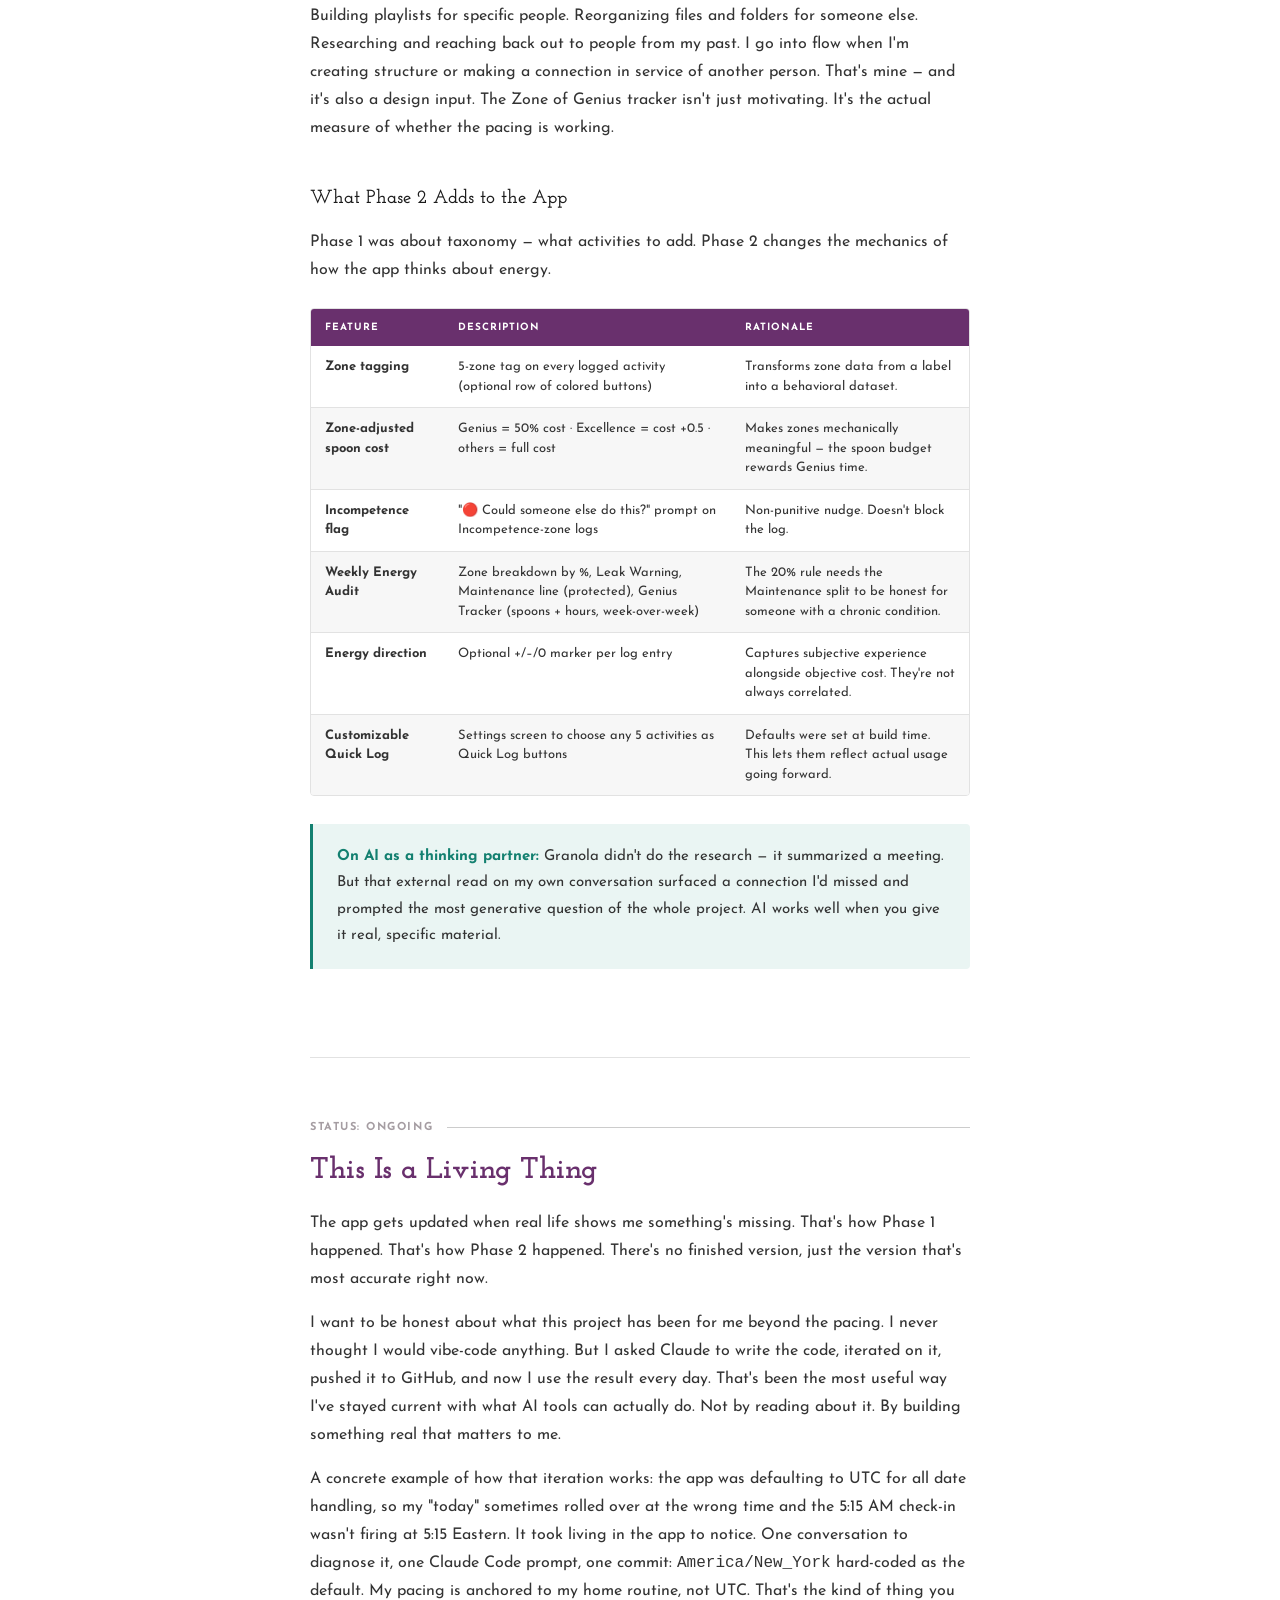
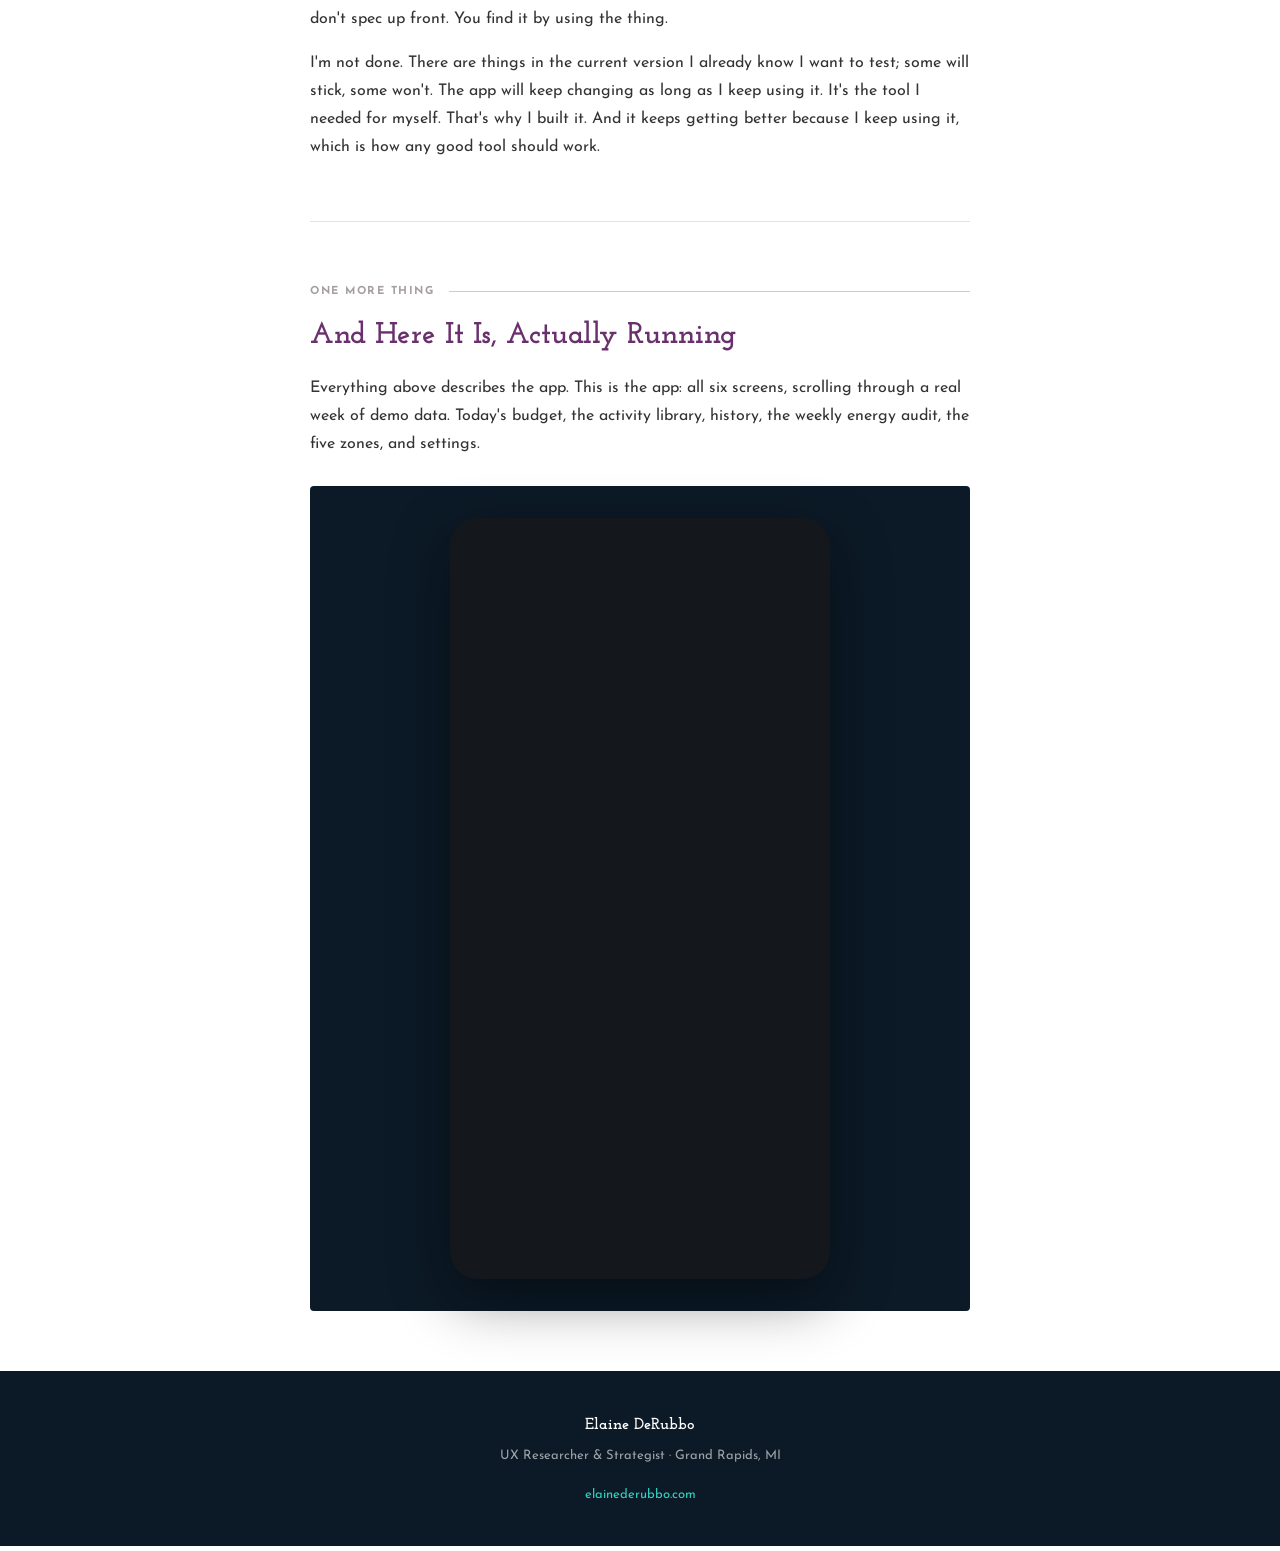
<file: spoon-tracker-case-study.html>
<!DOCTYPE html>
<html lang="en">
<head>
  <meta charset="UTF-8" />
  <meta name="viewport" content="width=device-width, initial-scale=1.0" />
  <title>Spoon Tracker — UX Research Case Study · Elaine DeRubbo</title>
  <link href="https://fonts.googleapis.com/css2?family=Josefin+Sans:ital,wght@0,300;0,400;0,600;0,700;1,400&family=Josefin+Slab:ital,wght@0,300;0,400;0,600;0,700;1,300;1,400&display=swap" rel="stylesheet" />
  <style>
    *, *::before, *::after { box-sizing: border-box; margin: 0; padding: 0; }

    :root {
      --purple:     #69306D;
      --purple-bg:  #F4EDF4;
      --teal:       #138070;
      --teal-light: #34D1BF;
      --teal-bg:    #EAF5F3;
      --navy:       #0C1A27;
      --near-black: #1A1A1A;
      --body-text:  #333333;
      --gray:       #777777;
      --warm-gray:  #A59DA2;
      --light-gray: #F7F7F7;
      --white:      #FFFFFF;
      --border:     #E2E2E2;
      --rule:       #CCCCCC;
    }

    html { scroll-behavior: smooth; }

    body {
      font-family: 'Josefin Sans', sans-serif;
      font-size: 16px;
      line-height: 1.75;
      color: var(--body-text);
      background: var(--white);
    }

    /* ── NAV ── */
    nav {
      background: var(--navy);
      padding: 0 48px;
      display: flex;
      align-items: center;
      justify-content: space-between;
      height: 60px;
      position: sticky;
      top: 0;
      z-index: 100;
    }
    .nav-brand {
      font-family: 'Josefin Slab', serif;
      font-weight: 700;
      font-size: 15px;
      color: var(--navy);
      background: var(--white);
      padding: 6px 16px;
      border-radius: 3px;
      text-decoration: none;
      letter-spacing: 0.03em;
      white-space: nowrap;
    }
    .nav-links { display: flex; gap: 32px; list-style: none; align-items: center; }
    .nav-links a {
      font-size: 13px;
      font-weight: 600;
      letter-spacing: 0.06em;
      color: rgba(255,255,255,0.8);
      text-decoration: none;
      transition: color 0.2s;
    }
    .nav-links a:hover { color: var(--white); }
    .nav-links .active {
      background: var(--teal-light);
      color: var(--navy);
      padding: 6px 16px;
      border-radius: 3px;
    }
    .nav-links .active:hover { color: var(--navy); }

    /* ── LAYOUT ── */
    .page-wrap { max-width: 740px; margin: 0 auto; padding: 0 40px; }

    /* ── PAGE HEADER ── */
    .case-header {
      padding: 64px 0 52px;
      border-bottom: 1px solid var(--border);
    }
    .breadcrumb {
      font-size: 11px;
      font-weight: 700;
      letter-spacing: 0.14em;
      text-transform: uppercase;
      color: var(--warm-gray);
      margin-bottom: 20px;
    }
    .breadcrumb span { opacity: 0.5; margin: 0 6px; }
    .case-header h1 {
      font-family: 'Josefin Slab', serif;
      font-size: clamp(28px, 4.5vw, 46px);
      font-weight: 700;
      line-height: 1.15;
      color: var(--purple);
      margin-bottom: 20px;
    }
    .case-header .intro {
      font-size: 17px;
      font-weight: 300;
      line-height: 1.7;
      color: var(--body-text);
      max-width: 600px;
      margin-bottom: 40px;
    }
    .meta-row {
      display: flex;
      flex-wrap: wrap;
      gap: 32px;
      padding-top: 28px;
      border-top: 1px solid var(--border);
    }
    .meta-item label {
      display: block;
      font-size: 10px;
      font-weight: 700;
      letter-spacing: 0.12em;
      text-transform: uppercase;
      color: var(--gray);
      margin-bottom: 4px;
    }
    .meta-item span {
      font-size: 14px;
      font-weight: 400;
      color: var(--near-black);
    }

    /* ── SECTIONS ── */
    section {
      padding: 60px 0;
      border-bottom: 1px solid var(--border);
    }
    section:last-of-type { border-bottom: none; }

    /* ── SECTION LABELS ── */
    .section-label {
      display: flex;
      align-items: center;
      gap: 14px;
      font-size: 11px;
      font-weight: 700;
      letter-spacing: 0.14em;
      text-transform: uppercase;
      color: var(--warm-gray);
      margin-bottom: 16px;
    }
    .section-label::after {
      content: '';
      flex: 1;
      height: 1px;
      background: var(--rule);
    }

    h2 {
      font-family: 'Josefin Slab', serif;
      font-size: clamp(22px, 3vw, 30px);
      font-weight: 700;
      line-height: 1.2;
      color: var(--purple);
      margin-bottom: 20px;
    }
    h3 {
      font-family: 'Josefin Slab', serif;
      font-size: 19px;
      font-weight: 600;
      color: var(--near-black);
      margin-bottom: 12px;
      margin-top: 40px;
    }
    h3:first-of-type { margin-top: 0; }

    p { margin-bottom: 16px; }
    p:last-child { margin-bottom: 0; }

    /* ── CALLOUTS ── */
    .callout {
      border-left: 3px solid var(--teal);
      background: var(--teal-bg);
      padding: 20px 24px;
      margin: 28px 0;
      border-radius: 0 4px 4px 0;
    }
    .callout p { margin-bottom: 0; font-size: 15px; }
    .callout strong { color: var(--teal); }

    /* ── STAT ROW ── */
    .stat-row { display: flex; flex-wrap: wrap; gap: 16px; margin: 32px 0; }
    .stat-card {
      flex: 1;
      min-width: 120px;
      background: var(--light-gray);
      border-radius: 4px;
      padding: 20px 16px;
      text-align: center;
    }
    .stat-card .num {
      font-family: 'Josefin Slab', serif;
      font-size: 38px;
      font-weight: 700;
      color: var(--teal);
      line-height: 1;
      margin-bottom: 6px;
    }
    .stat-card .label {
      font-size: 11px;
      font-weight: 600;
      letter-spacing: 0.07em;
      color: var(--gray);
      text-transform: uppercase;
    }

    /* ── RESEARCH QUESTIONS ── */
    .rq-list { list-style: none; counter-reset: rq; display: flex; flex-direction: column; gap: 12px; margin-top: 8px; }
    .rq-list li {
      counter-increment: rq;
      display: flex;
      gap: 16px;
      align-items: flex-start;
      padding: 16px 20px;
      background: var(--light-gray);
      border-radius: 4px;
    }
    .rq-list li::before {
      content: "RQ" counter(rq);
      font-size: 10px;
      font-weight: 700;
      letter-spacing: 0.08em;
      color: var(--purple);
      flex-shrink: 0;
      padding-top: 3px;
      width: 28px;
    }
    .rq-list li p { margin: 0; font-size: 15px; }

    /* ── METHOD STEPS ── */
    .method-steps { list-style: none; margin-top: 8px; }
    .method-steps li { display: flex; gap: 20px; align-items: flex-start; padding: 24px 0; border-bottom: 1px solid var(--border); }
    .method-steps li:last-child { border-bottom: none; padding-bottom: 0; }
    .step-num {
      font-family: 'Josefin Slab', serif;
      font-size: 22px;
      font-weight: 700;
      color: var(--purple);
      opacity: 0.25;
      flex-shrink: 0;
      width: 32px;
      line-height: 1;
      padding-top: 2px;
    }
    .step-body h4 {
      font-size: 13px;
      font-weight: 700;
      letter-spacing: 0.06em;
      color: var(--purple);
      margin-bottom: 4px;
      text-transform: uppercase;
    }
    .step-body p { margin-bottom: 0; font-size: 15px; }

    /* ── FINDINGS TABLE ── */
    .findings-table-wrap { overflow-x: auto; margin: 24px 0; border: 1px solid var(--border); border-radius: 4px; }
    table { width: 100%; border-collapse: collapse; font-size: 13px; }
    thead { background: var(--purple); color: var(--white); }
    thead th { padding: 10px 14px; text-align: left; font-weight: 700; font-size: 10px; letter-spacing: 0.1em; text-transform: uppercase; }
    tbody tr { background: var(--white); }
    tbody tr:nth-child(even) { background: var(--light-gray); }
    tbody td { padding: 11px 14px; border-bottom: 1px solid var(--border); vertical-align: top; line-height: 1.5; }
    tbody tr:last-child td { border-bottom: none; }
    .emoji-col { font-size: 16px; width: 36px; text-align: center; }
    .spoon-neg { color: var(--teal); font-weight: 700; }
    .spoon-pos { color: var(--near-black); font-weight: 700; }

    /* ── TIER BADGES ── */
    .tier-1 { display: inline-block; background: var(--purple); color: var(--white); font-size: 9px; font-weight: 700; letter-spacing: 0.08em; text-transform: uppercase; padding: 2px 7px; border-radius: 3px; margin-left: 4px; }
    .tier-2 { display: inline-block; background: var(--gray); color: var(--white); font-size: 9px; font-weight: 700; letter-spacing: 0.08em; text-transform: uppercase; padding: 2px 7px; border-radius: 3px; margin-left: 4px; }
    .tier-3 { display: inline-block; background: var(--border); color: var(--gray); font-size: 9px; font-weight: 700; letter-spacing: 0.08em; text-transform: uppercase; padding: 2px 7px; border-radius: 3px; margin-left: 4px; }

    /* ── PATTERN CARDS ── */
    .pattern-grid { display: grid; grid-template-columns: repeat(auto-fill, minmax(260px, 1fr)); gap: 16px; margin-top: 24px; }
    .pattern-card { background: var(--light-gray); border-radius: 4px; padding: 20px; }
    .pattern-card .pattern-icon { font-size: 24px; margin-bottom: 10px; }
    .pattern-card h4 { font-size: 14px; font-weight: 700; color: var(--purple); margin-bottom: 6px; }
    .pattern-card p { font-size: 13px; line-height: 1.6; color: var(--body-text); margin: 0; }

    /* ── SHOWER BLOCK ── */
    .shower-block {
      background: var(--navy);
      color: var(--white);
      border-radius: 4px;
      padding: 36px 40px;
      margin: 36px 0;
      position: relative;
      overflow: hidden;
    }
    .shower-block::before {
      content: '"';
      font-family: 'Josefin Slab', serif;
      font-size: 160px;
      color: var(--teal-light);
      opacity: 0.15;
      position: absolute;
      top: -30px;
      left: 16px;
      line-height: 1;
      pointer-events: none;
    }
    .shower-block p { font-family: 'Josefin Slab', serif; font-size: 20px; font-weight: 300; line-height: 1.55; position: relative; margin-bottom: 16px; }
    .shower-block .attribution { font-size: 12px; color: var(--teal-light); letter-spacing: 0.06em; }

    /* ── CATEGORY TAGS ── */
    .cat-grid { display: flex; flex-wrap: wrap; gap: 8px; margin: 20px 0; }
    .cat-tag { display: flex; align-items: center; gap: 7px; background: var(--light-gray); border: 1px solid var(--border); border-radius: 3px; padding: 6px 12px; font-size: 12px; font-weight: 600; color: var(--body-text); }
    .cat-tag.new { border-color: var(--purple); background: var(--purple-bg); color: var(--purple); }
    .cat-tag .dot { width: 7px; height: 7px; border-radius: 50%; flex-shrink: 0; }

    /* ── OUTCOMES ── */
    .outcome-row { display: grid; grid-template-columns: 1fr 1fr; gap: 1px; background: var(--border); border-radius: 4px; overflow: hidden; margin: 28px 0; }
    .outcome-cell { background: var(--white); padding: 20px 24px; }
    .outcome-cell .oc-label { font-size: 10px; font-weight: 700; letter-spacing: 0.1em; text-transform: uppercase; color: var(--gray); margin-bottom: 4px; }
    .outcome-cell .oc-before { font-size: 24px; font-family: 'Josefin Slab', serif; font-weight: 700; color: var(--rule); text-decoration: line-through; margin-bottom: 2px; }
    .outcome-cell .oc-after { font-size: 24px; font-family: 'Josefin Slab', serif; font-weight: 700; color: var(--purple); }
    .outcome-cell .oc-note { font-size: 12px; color: var(--gray); margin-top: 4px; }

    /* ── ZONE CARDS ── */
    .zone-grid { display: grid; grid-template-columns: repeat(auto-fill, minmax(220px, 1fr)); gap: 12px; margin-top: 20px; }
    .zone-card { padding: 18px; border-radius: 4px; border: 1px solid var(--border); background: var(--white); }
    .zone-card .zone-icon { font-size: 22px; margin-bottom: 8px; }
    .zone-card h4 { font-size: 13px; font-weight: 700; color: var(--purple); margin-bottom: 4px; }
    .zone-card p { font-size: 13px; line-height: 1.55; color: var(--body-text); margin: 0; }

    /* ── APP TOUR REVEAL ── */
    .reveal-panel {
      background: var(--navy);
      border-radius: 4px;
      padding: 32px 20px;
      margin: 28px 0 0;
      text-align: center;
    }
    .reveal-panel video {
      width: 100%;
      max-width: 380px;
      aspect-ratio: 560 / 1122;
      border-radius: 28px;
      display: block;
      margin: 0 auto;
      box-shadow: 0 20px 60px rgba(0,0,0,0.45);
      background: #14181D;
    }

    /* ── FOOTER ── */
    footer {
      background: var(--navy);
      color: rgba(255,255,255,0.6);
      padding: 40px;
      text-align: center;
      font-size: 13px;
    }
    footer a { color: var(--teal-light); text-decoration: none; }
    footer a:hover { text-decoration: underline; }
    footer .footer-name { font-family: 'Josefin Slab', serif; font-size: 16px; font-weight: 700; color: var(--white); margin-bottom: 6px; }

    @media (max-width: 640px) {
      nav { padding: 0 20px; }
      .nav-links { display: none; }
      .page-wrap { padding: 0 20px; }
      .case-header { padding: 40px 0 36px; }
      section { padding: 44px 0; }
      .outcome-row { grid-template-columns: 1fr; }
      .shower-block { padding: 24px 20px; }
    }
  </style>
</head>
<body>

<!-- NAV -->
<nav>
  <a class="nav-brand" href="https://elainederubbo.com">Elaine DeRubbo</a>
  <ul class="nav-links">
    <li><a href="https://elainederubbo.com">Home</a></li>
    <li><a href="https://elainederubbo.com/about-me">About Me</a></li>
    <li><a href="https://elainederubbo.com/case-study-selection" class="active">Portfolio</a></li>
    <li><a href="https://elainederubbo.com/contact-me">Contact Me!</a></li>
  </ul>
</nav>

<!-- PAGE HEADER -->
<div class="page-wrap">
  <header class="case-header">
    <div class="breadcrumb">UX Research<span>·</span>Personal Project<span>·</span>Hereditary Motor Neuropathy<span>·</span>2026</div>
    <h1>Spoon Tracker: Building the Tool I Actually Needed</h1>
    <p class="intro">I was between jobs and had been sick for months. I used that time to build the energy tracker I couldn't find anywhere else, with AI writing the code. Ninety days of living in it showed me what was missing. So I kept building. Still am.</p>
    <div class="meta-row">
      <div class="meta-item">
        <label>Role</label>
        <span>Researcher · Designer · Sole Participant</span>
      </div>
      <div class="meta-item">
        <label>Methods</label>
        <span>Behavioral Audit · Calendar Analysis · AI-Assisted Synthesis</span>
      </div>
      <div class="meta-item">
        <label>Study Period</label>
        <span>March – June 2026</span>
      </div>
      <div class="meta-item">
        <label>Phases</label>
        <span>Phase 1: 90-day audit · Phase 2: Zone framework</span>
      </div>
    </div>
  </header>
</div>

<!-- CONTENT -->
<div class="page-wrap">

<section id="bluf">
  <div class="section-label">BLUF — Bottom Line Up Front</div>
  <h2>What I Did, and Why It Matters Twice</h2>
  <p>I built an energy-tracking app for my hereditary motor neuropathy, lived in it for 90 days, then audited my real calendar against its presets. The audit showed the app was blind to a third of my life. I shipped 17 new activity presets and 3 new categories, with AI writing the code, without breaking a single existing log entry. Daily "custom entry" workarounds dropped to almost none. The result matters on two levels:</p>
  <div class="outcome-row" style="margin-top:1.2rem;">
    <div class="outcome-cell">
      <div style="font-size:1.4rem; font-family:'Josefin Slab',serif; font-weight:700; color:var(--purple); margin-bottom:0.6rem;">Personal impact</div>
      <p style="font-size:0.95rem; color:var(--black); line-height:1.7; margin:0;">I use this app every day to decide what my body can afford. It surfaced energy I was spending without noticing: showers, paperwork, phone calls, travel days. Because of what it showed me, I now spread appointments out instead of batching them, count massage as recovery instead of cost, and plan around a flight like the major expense it is. It's not a side project. It's infrastructure.</p>
    </div>
    <div class="outcome-cell">
      <div style="font-size:1.4rem; font-family:'Josefin Slab',serif; font-weight:700; color:var(--purple); margin-bottom:0.6rem;">Professional impact</div>
      <p style="font-size:0.95rem; color:var(--black); line-height:1.7; margin:0;">This is my research practice applied to the hardest participant to study honestly: myself. Behavioral data over self-report, taxonomy design, tiered prioritization, and one hard ship constraint (don't break months of logged data). AI wrote every line of code. I scoped the problems, wrote the prompts, caught the mistakes, and shipped. Those are skills I'm building on purpose, and this project is where I build them.</p>
    </div>
  </div>
</section>

<section id="background">
  <div class="section-label">Background</div>
  <h2>I Needed a Tool That Didn't Exist</h2>
  <p>I first heard about spoon theory from a counselor when I lived in DC, about eight years ago. The idea stuck with me — you start each day with a limited number of spoons, every activity costs one, and when they're gone, they're gone. Running out mid-afternoon doesn't mean you're tired. It means you might not be able to cook dinner, take a shower, or hold a conversation. It requires actual planning, not just willpower.</p>
  <p>I've been working through a diagnosis for over a decade. Full genomic sequencing at NIH finally gave me an answer: Charcot-Marie-Tooth Type 2U, from a variant on the MARS1 gene. It felt like the thing I had been searching for my entire life. Then an aunt with the same disease tested negative for MARS1, and we were back to square one. My neurologist at Johns Hopkins calls it hereditary motor neuropathy, because that's what we know for certain. I identify closely with the CMT2 community because the pattern looks like theirs. For most of my 20s and early 30s the neuropathy was there, but I could outrun it. Not anymore. A full day of appointments, a flight, a grocery run: these have real consequences now. Pacing myself isn't something I ever thought I'd need to do, and then suddenly it was.</p>
  <p>From December through April I was on medical leave, sick in a way I hadn't been for a while. Months in bed. Around the third month I knew I needed two things to change. My body needed an actual system, not a mental note. And I needed to stop watching AI tools improve from the sidelines and build something real with them. The app became both at once: the pacing tool my body needed, and hands-on practice building with AI. I'm still learning. I expect I will be for a while.</p>
  <p>I looked for an app that tracked energy the way I actually needed. I didn't find one. So I built one: <strong>spoon-tracker</strong>, on GitHub Pages. I'm a UX researcher, not a developer. I used Claude to write the code. This isn't a case study about building the app. It's about what happened after I'd been living in it for 90 days and realized it still wasn't seeing my whole life.</p>
</section>

<section id="problem">
  <div class="section-label">The Problem</div>
  <h2>The Tracker Couldn't See My Whole Day</h2>
  <p>When I built the app, I started with 17 activity presets — the obvious stuff: PT, CMT class, grocery shopping, cooking, walks with my dog Charlie, sleep. That felt like enough at the time. It wasn't.</p>
  <p>Pretty quickly I noticed I was hitting "custom entry" constantly. OT exercises every single morning — no preset. Phone calls with friends every week — no preset. Job search work eating up real cognitive energy — no category for it at all. And at some point I realized I had started putting "Take Shower" on my calendar, and that it had nowhere to go in the app either. That one stopped me cold.</p>
  <div class="callout">
    <p><strong>The thing about designing for yourself:</strong> The presets you build at the start reflect what you think you do. Ninety days of actual use shows you what you actually do. The gap between those two things is what this is about.</p>
  </div>
  <div class="stat-row">
    <div class="stat-card"><div class="num">17</div><div class="label">Original presets</div></div>
    <div class="stat-card"><div class="num">90</div><div class="label">Days of use</div></div>
    <div class="stat-card"><div class="num">13+</div><div class="label">Uncovered activities</div></div>
    <div class="stat-card"><div class="num">3</div><div class="label">Missing categories</div></div>
  </div>
</section>

<section id="rqs">
  <div class="section-label">Research Questions</div>
  <h2>What I Needed to Figure Out</h2>
  <ul class="rq-list">
    <li><p>What am I actually doing every week that the app has no preset for — and how often is it happening?</p></li>
    <li><p>Are there patterns in how I use energy (stacking activities, calendar noise, things that feel similar but cost differently) that the app isn't capturing?</p></li>
    <li><p>What should I add first, and what should each new activity cost?</p></li>
  </ul>
</section>

<section id="method">
  <div class="section-label">How I Did It</div>
  <h2>90 Days of Calendar as Data</h2>
  <p>I didn't run a usability study on myself. What I did was look at my Google Calendar — 90 days of it, March through June 2026 — and compare every recurring event against the app's 17 presets to see what wasn't covered.</p>
  <div class="callout">
    <p><strong>Why the calendar and not the app logs?</strong> Because the app logs only show what the presets let me log easily. If there's no preset for OT exercises, those entries either go in as "custom" or they don't get logged at all — either way, the log misses them. My calendar captured my actual days, not just the days my app was designed to see.</p>
  </div>
  <ul class="method-steps">
    <li><div class="step-num">1</div><div class="step-body"><h4>Pull everything</h4><p>Went through 90 days of calendar events and catalogued every recurring activity by name, how often it showed up, and roughly what it costs me.</p></div></li>
    <li><div class="step-num">2</div><div class="step-body"><h4>Find the gaps</h4><p>Compared each calendar event to the 17 existing presets. Anything without a good match got flagged.</p></div></li>
    <li><div class="step-num">3</div><div class="step-body"><h4>Assign costs from experience</h4><p>For each gap, I estimated a spoon cost based on how those activities actually feel — not a formula, just lived knowledge. Then sorted them into zones.</p></div></li>
    <li><div class="step-num">4</div><div class="step-body"><h4>Look at the bigger picture</h4><p>Asked whether the gaps were individual missing presets or whether whole categories of my life were unaccounted for. (They were.)</p></div></li>
    <li><div class="step-num">5</div><div class="step-body"><h4>Prioritize and build</h4><p>Sorted everything into tiers by frequency and impact, then worked with AI to write and ship the code changes.</p></div></li>
  </ul>
</section>

<section id="findings">
  <div class="section-label">What I Found</div>
  <h2>What 90 Days Actually Looks Like</h2>

  <h3>Coverage Gaps by Tier</h3>
  <p>Thirteen recurring activities had no preset. The gaps sorted into three groups by frequency.</p>

  <div class="findings-table-wrap">
    <table>
      <thead><tr><th></th><th>Activity</th><th>Cost</th><th>Category</th><th>Zone</th><th>Frequency</th></tr></thead>
      <tbody>
        <tr><td class="emoji-col">🤲</td><td><strong>OT Exercises</strong><span class="tier-1">Tier 1</span></td><td class="spoon-pos">+1</td><td>medical</td><td>maintenance</td><td>Daily for 2 months — 100% custom entries</td></tr>
        <tr><td class="emoji-col">🗣️</td><td><strong>SLP Work</strong><span class="tier-1">Tier 1</span></td><td class="spoon-pos">+1</td><td>medical</td><td>maintenance</td><td>Weekday-recurring</td></tr>
        <tr><td class="emoji-col">🏃</td><td><strong>Daily Workout (15 min)</strong><span class="tier-1">Tier 1</span></td><td class="spoon-pos">+2</td><td>exercise</td><td>maintenance</td><td>Calendared daily; actual completion is variable</td></tr>
        <tr><td class="emoji-col">📞</td><td><strong>Phone/Video Catch-up</strong><span class="tier-1">Tier 1</span></td><td class="spoon-pos">+1</td><td>social</td><td>competence</td><td>Weekly+ across several people</td></tr>
        <tr><td class="emoji-col">💻</td><td><strong>Work / Job Search Block</strong><span class="tier-1">Tier 1</span></td><td class="spoon-pos">+3</td><td>work (new)</td><td>excellence</td><td>Multiple times/week — zero coverage previously</td></tr>
        <tr><td class="emoji-col">✈️</td><td><strong>Travel Day (Flight)</strong><span class="tier-1">Tier 1</span></td><td class="spoon-pos">+5</td><td>travel (new)</td><td>competence</td><td>Highest single-day cost in the study period</td></tr>
        <tr><td class="emoji-col">💆</td><td><strong>Massage</strong><span class="tier-1">Tier 1</span></td><td class="spoon-neg">−2</td><td>recovery</td><td>maintenance</td><td>Recovery credit — was logging as a cost</td></tr>
        <tr><td class="emoji-col">🍽️</td><td><strong>Restaurant Meal</strong><span class="tier-2">Tier 2</span></td><td class="spoon-pos">+2</td><td>social</td><td>competence</td><td>Sensory + social, distinct from "Social Outing"</td></tr>
        <tr><td class="emoji-col">🐾</td><td><strong>Pet Care</strong><span class="tier-2">Tier 2</span></td><td class="spoon-pos">+2</td><td>errand</td><td>competence</td><td>Vet + boarding logistics</td></tr>
        <tr><td class="emoji-col">📦</td><td><strong>Decluttering Session</strong><span class="tier-2">Tier 2</span></td><td class="spoon-pos">+3</td><td>household</td><td>competence</td><td>10+ calendar occurrences; not the same as heavy chores</td></tr>
        <tr><td class="emoji-col">📋</td><td><strong>Admin / Paperwork</strong><span class="tier-2">Tier 2</span></td><td class="spoon-pos">+1</td><td>work (new)</td><td>competence</td><td>Spending tracker, bills, medical history</td></tr>
        <tr><td class="emoji-col">🚿</td><td><strong>Shower</strong><span class="tier-2">Tier 2</span></td><td class="spoon-pos">+1</td><td>self-care (new)</td><td>maintenance</td><td>Calendared deliberately — no preset existed</td></tr>
        <tr><td class="emoji-col">🎬</td><td><strong>Movie / Live Event</strong><span class="tier-2">Tier 2</span></td><td class="spoon-pos">+2</td><td>social</td><td>competence</td><td>Sensory load differs from casual social</td></tr>
      </tbody>
    </table>
  </div>

  <div class="callout">
    <p><strong>A limitation worth naming:</strong> Calendar data captures what you planned, not what happened. The daily 6:30 AM workout is on the calendar every day — I don't always do it. App logs would show the real frequency. The calendar can't tell the difference between "did this" and "meant to do this."</p>
  </div>

  <h3>The Shower Finding</h3>
  <div class="shower-block">
    <p>I was scheduling "Take Shower" in my calendar. Not as a preference or a reminder. As a necessity — to make sure I didn't forget it, or run out of energy to do it before the day ended.</p>
    <div class="attribution">— Week 3 of the study period</div>
  </div>
  <p>This is the one that made me stop and sit with it for a while. A shower isn't just a missing preset. It's a thing healthy people never think about and my neuropathy makes me plan for. The app had <code>rest</code> for downtime and <code>recovery</code> for restorative credit, but nothing for the basic cost of maintaining a functional human body — showering, getting dressed, hygiene. Those things cost spoons. They were just invisible.</p>
  <p>Adding a <code>self-care</code> category wasn't a taxonomy cleanup. It was the app finally being honest about what my days actually involve.</p>

  <h3>Other Things I Noticed</h3>
  <p>Missing presets weren't the only problem. There were patterns in how my days were structured that the app didn't have a way to handle.</p>
  <div class="pattern-grid">
    <div class="pattern-card"><div class="pattern-icon">⚡</div><h4>Activity Stacking</h4><p>Morning blocks frequently combined Mastermind Meeting with Team Platypus/Training. Stacking amplifies depletion beyond the sum of parts — but only gets caught when all activities are logged.</p></div>
    <div class="pattern-card"><div class="pattern-icon">📅</div><h4>Calendar Noise</h4><p>Some shared calendar events (Dan's soccer, Dan's yard work) weren't mine. On a shared calendar these could create false positive activity data.</p></div>
    <div class="pattern-card"><div class="pattern-icon">🐕</div><h4>Granularity Matters</h4><p>Dog walk and Charlie playtime aren't the same thing. One involves physical exertion; the other is closer to recovery. One preset misrepresents both.</p></div>
    <div class="pattern-card"><div class="pattern-icon">💆</div><h4>Recovery Is Active</h4><p>Massage isn't neutral. It was logging as a cost rather than a credit. Passive rest and active recovery need to be treated differently.</p></div>
  </div>

  <h3>Missing Categories</h3>
  <p>It wasn't just individual activities missing — whole parts of my life had no category at all.</p>
  <div class="cat-grid">
    <div class="cat-tag"><div class="dot" style="background:#aaa"></div> medical</div>
    <div class="cat-tag"><div class="dot" style="background:#aaa"></div> exercise</div>
    <div class="cat-tag"><div class="dot" style="background:#aaa"></div> errand</div>
    <div class="cat-tag"><div class="dot" style="background:#aaa"></div> household</div>
    <div class="cat-tag"><div class="dot" style="background:#aaa"></div> social</div>
    <div class="cat-tag"><div class="dot" style="background:#aaa"></div> rest</div>
    <div class="cat-tag"><div class="dot" style="background:#aaa"></div> recovery</div>
    <div class="cat-tag new"><div class="dot" style="background:#69306D"></div> work ✦ new</div>
    <div class="cat-tag new"><div class="dot" style="background:#69306D"></div> travel ✦ new</div>
    <div class="cat-tag new"><div class="dot" style="background:#69306D"></div> self-care ✦ new</div>
  </div>
  <p><strong>Work</strong> was the biggest miss — job search blocks, case study work, Job Searching Groups, applications. All happening multiple times a week with nowhere to go. <strong>Travel</strong> exists because a flight to Dallas is nothing like a grocery run, even though "errand" was technically covering both. <strong>Self-care</strong> is there because of the shower — and everything like it that costs spoons but had been invisible.</p>
</section>

<section id="recommendations">
  <div class="section-label">What I Added</div>
  <h2>The Full List, With Reasoning</h2>
  <p>Sorted into three tiers. Tier 1 was the non-negotiable stuff — high frequency, missing entirely. Tiers 2 and 3 were worth adding, just with less urgency.</p>
  <div class="findings-table-wrap">
    <table>
      <thead><tr><th>Tier</th><th></th><th>Activity</th><th>Cost</th><th>Rationale</th></tr></thead>
      <tbody>
        <tr><td><span class="tier-1">Tier 1</span></td><td class="emoji-col">🤲</td><td>OT Exercises</td><td class="spoon-pos">+1</td><td>Daily for 2 months; 100% of entries were custom</td></tr>
        <tr><td><span class="tier-1">Tier 1</span></td><td class="emoji-col">🗣️</td><td>SLP Work</td><td class="spoon-pos">+1</td><td>Weekday-recurring; low cost, high frequency</td></tr>
        <tr><td><span class="tier-1">Tier 1</span></td><td class="emoji-col">🏃</td><td>Daily Workout (15 min)</td><td class="spoon-pos">+2</td><td>Distinct from CMT class or gym; needs a home even if inconsistent</td></tr>
        <tr><td><span class="tier-1">Tier 1</span></td><td class="emoji-col">📞</td><td>Phone/Video Catch-up</td><td class="spoon-pos">+1</td><td>Weekly+ with multiple people; lower cost than in-person social</td></tr>
        <tr><td><span class="tier-1">Tier 1</span></td><td class="emoji-col">💻</td><td>Work / Job Search Block</td><td class="spoon-pos">+3</td><td>Highest-frequency untracked category; cognitive load is real</td></tr>
        <tr><td><span class="tier-1">Tier 1</span></td><td class="emoji-col">✈️</td><td>Travel Day (Flight)</td><td class="spoon-pos">+5</td><td>Highest single-day cost in the study period</td></tr>
        <tr><td><span class="tier-1">Tier 1</span></td><td class="emoji-col">💆</td><td>Massage</td><td class="spoon-neg">−2</td><td>Active recovery; was logging as a cost rather than a credit</td></tr>
        <tr><td><span class="tier-2">Tier 2</span></td><td class="emoji-col">🍽️</td><td>Restaurant Meal</td><td class="spoon-pos">+2</td><td>Sensory + social load distinct from a generic social outing</td></tr>
        <tr><td><span class="tier-2">Tier 2</span></td><td class="emoji-col">🐾</td><td>Pet Care</td><td class="spoon-pos">+2</td><td>Vet + boarding logistics; distinct from a dog walk</td></tr>
        <tr><td><span class="tier-2">Tier 2</span></td><td class="emoji-col">📦</td><td>Decluttering Session</td><td class="spoon-pos">+3</td><td>10+ calendar occurrences; not captured by "Heavy Chores"</td></tr>
        <tr><td><span class="tier-2">Tier 2</span></td><td class="emoji-col">📋</td><td>Admin / Paperwork</td><td class="spoon-pos">+1</td><td>Desk work that costs spoons but had no home in the taxonomy</td></tr>
        <tr><td><span class="tier-2">Tier 2</span></td><td class="emoji-col">🚿</td><td>Shower</td><td class="spoon-pos">+1</td><td>Being calendared deliberately; real cost, previously invisible</td></tr>
        <tr><td><span class="tier-2">Tier 2</span></td><td class="emoji-col">🎬</td><td>Movie / Live Event</td><td class="spoon-pos">+2</td><td>Sensory load of concerts/screenings differs from casual social</td></tr>
        <tr><td><span class="tier-3">Tier 3</span></td><td class="emoji-col">🧳</td><td>Packing for Trip</td><td class="spoon-pos">+2</td><td>Pre-trip cognitive load</td></tr>
        <tr><td><span class="tier-3">Tier 3</span></td><td class="emoji-col">🎤</td><td>Conference / Event</td><td class="spoon-pos">+3</td><td>The Collider, Purpose First AI Second</td></tr>
        <tr><td><span class="tier-3">Tier 3</span></td><td class="emoji-col">📮</td><td>Quick Errand</td><td class="spoon-pos">+1</td><td>Oil change, mailing — less than a full grocery run</td></tr>
        <tr><td><span class="tier-3">Tier 3</span></td><td class="emoji-col">🥧</td><td>Baking Project</td><td class="spoon-pos">+2</td><td>Distinct from quick meal prep</td></tr>
      </tbody>
    </table>
  </div>
</section>

<section id="implementation">
  <div class="section-label">Shipping It</div>
  <h2>From Findings to Live App</h2>
  <p>I worked with Claude to write the code changes — one clean update to <code>DEFAULT_ACTIVITIES</code> and <code>DEFAULT_ZONES</code> in <code>app.js</code>. The only hard constraint was that all 17 original activity IDs had to stay exactly as they were. Everything I'd already logged lived in localStorage keyed to those IDs. Renaming anything would have broken months of real data. So the update was purely additive: 17 new presets, nothing touched that was already there.</p>
  <p>Three new categories got added to the UI — <code>work</code>, <code>travel</code>, <code>self-care</code> — with new color styling. Quick-access defaults on the Today screen got updated from the arbitrary initial set to the five activities I actually log most. One commit, pushed to main, GitHub Pages rebuilt automatically.</p>
  <div class="callout">
    <p><strong>No regressions.</strong> Commit message: <em>"Expand default activities based on 90-day calendar analysis."</em> All existing log entries still intact. The app still knows about every spoon I spent before the update.</p>
  </div>
</section>

<section id="outcomes">
  <div class="section-label">Before &amp; After</div>
  <h2>What Actually Changed</h2>
  <div class="outcome-row">
    <div class="outcome-cell"><div class="oc-label">Activity Presets</div><div class="oc-before">17</div><div class="oc-after">34</div><div class="oc-note">+17 grounded in real behavioral data</div></div>
    <div class="outcome-cell"><div class="oc-label">Taxonomy Categories</div><div class="oc-before">7</div><div class="oc-after">10</div><div class="oc-note">work, travel, self-care added</div></div>
    <div class="outcome-cell"><div class="oc-label">Custom Entries Required</div><div class="oc-before">Daily</div><div class="oc-after">Rare</div><div class="oc-note">Most recurring activities now have a home</div></div>
    <div class="outcome-cell"><div class="oc-label">Data Continuity</div><div class="oc-before">At risk</div><div class="oc-after">Intact</div><div class="oc-note">Zero existing log entries broken</div></div>
  </div>
  <p>The quick-log screen defaults to my actual highest-frequency activities instead of whatever I guessed at launch. Recovery activities — massage, meditation — show correctly as credits rather than costs. A normal week now shouldn't need any custom entries. That was the whole point.</p>
</section>

<section id="reflection">
  <div class="section-label">Reflection</div>
  <h2>What Worked, What Didn't, What I'd Do Differently</h2>
  <p>Using calendar data instead of app logs was the right call. App logs feel like the natural source — they're structured, timestamped, already in the system. But they only show what your presets let you see. The calendar saw my whole day regardless of whether the app was ready for it.</p>
  <p>Being the only participant in your own study is a real validity problem and I'm not going to pretend otherwise. Every spoon cost I assigned is a judgment call based on how things feel, not a measured value. My 1-spoon shower might be someone else's 3-spoon shower. There's no external calibration here. But for a personal health tool, lived knowledge from the inside is actually the right data. Trying to make it more "objective" would make it less accurate for the person it's built for.</p>
  <div class="callout">
    <p><strong>What I'd do differently:</strong> From day one, I'd log custom entries separately with the raw text typed. That would have surfaced gaps automatically instead of requiring a manual calendar comparison — and made this kind of audit much faster the next time.</p>
  </div>
  <p>The thing I keep coming back to: behavioral data and what you think you do are almost never the same thing. I built this app because I thought I knew what I was spending my energy on. Ninety days of data showed me I was missing a third of it.</p>
</section>

<section id="phase2">
  <div class="section-label">Phase 2 — Zone Intelligence</div>
  <h2>The Framework I'd Already Built Without Knowing It</h2>
  <p>I recently took over as Moderator for my Never Search Alone Job Search Council, a small group of people who've been in each other's corners through a tough job market. After one of our meetings, I ran the transcript through Granola.ai. The AI summary pointed me toward Gay Hendricks' four zones from <em>The Big Leap</em>, and I realized I'd already built something that looked almost exactly like it. The app had zones from the start: maintenance, competence, excellence, genius. I'd designed them from what felt true about how activities land differently. The Hendricks framework gave me language for what I'd built intuitively, and surfaced one important gap I'd missed.</p>

  <h3>Five Zones (the Four Hendricks + One I Had to Add)</h3>
  <div class="zone-grid">
    <div class="zone-card"><div class="zone-icon">🔴</div><h4>Zone of Incompetence</h4><p>Activities someone else should do entirely. Flagged with a gentle prompt: "Could someone else do this?" Full spoon cost.</p></div>
    <div class="zone-card"><div class="zone-icon">⚪</div><h4>Zone of Competence</h4><p>Functional, unremarkable. You can do it, but it doesn't energize you. Errands, Slack checks. Full spoon cost.</p></div>
    <div class="zone-card"><div class="zone-icon">🟠</div><h4>Zone of Excellence</h4><p>You're great at it, which is why people keep asking — but it quietly drains you. Cost +0.5 to surface the hidden drain.</p></div>
    <div class="zone-card"><div class="zone-icon">🟢</div><h4>Zone of Genius</h4><p>Time disappears. This is the target. 50% of normal spoon cost, because it gives back. The goal: more of the week here.</p></div>
    <div class="zone-card"><div class="zone-icon">🔵</div><h4>Zone of Maintenance</h4><p>The fifth zone — added because my situation required it. PT, OT, SLP, CMT class. Not leaks. Infrastructure. Protected, tracked separately, never penalized.</p></div>
  </div>

  <h3>The Asterisk That Generic Advice Misses</h3>
  <p>Granola surfaced a rule-of-thumb: if more than 20% of your week is in Incompetence + Competence zones, you're leaking energy. I get why that works for most people. But Granola also labeled "medical appointments" as Zone of Incompetence. That framing doesn't work for me.</p>
  <div class="callout">
    <p><strong>PT, OT, SLP, CMT class — these aren't leaks.</strong> They're the reason I can do anything else. Any advice built for an able-bodied baseline needs this asterisk. The Maintenance zone is that asterisk — visible but never penalized.</p>
  </div>
  <p>Granola also suggested batching appointments. I already know what that feels like: one Thursday I had Doctor at 7 AM, PT at 9:30, CMT class at 11. Felt efficient. Required a 2-hour nap. Spreading appointments out feels less tidy — but it's actually how I protect the rest of the day.</p>

  <h3>What's Actually in My Zone of Genius</h3>
  <p>The Granola conversation surfaced a question I hadn't asked myself directly: what am I doing when I lose track of time?</p>
  <p>Building playlists for specific people. Reorganizing files and folders for someone else. Researching and reaching back out to people from my past. I go into flow when I'm creating structure or making a connection in service of another person. That's mine — and it's also a design input. The Zone of Genius tracker isn't just motivating. It's the actual measure of whether the pacing is working.</p>

  <h3>What Phase 2 Adds to the App</h3>
  <p>Phase 1 was about taxonomy — what activities to add. Phase 2 changes the mechanics of how the app thinks about energy.</p>
  <div class="findings-table-wrap">
    <table>
      <thead><tr><th>Feature</th><th>Description</th><th>Rationale</th></tr></thead>
      <tbody>
        <tr><td><strong>Zone tagging</strong></td><td>5-zone tag on every logged activity (optional row of colored buttons)</td><td>Transforms zone data from a label into a behavioral dataset.</td></tr>
        <tr><td><strong>Zone-adjusted spoon cost</strong></td><td>Genius = 50% cost · Excellence = cost +0.5 · others = full cost</td><td>Makes zones mechanically meaningful — the spoon budget rewards Genius time.</td></tr>
        <tr><td><strong>Incompetence flag</strong></td><td>"🔴 Could someone else do this?" prompt on Incompetence-zone logs</td><td>Non-punitive nudge. Doesn't block the log.</td></tr>
        <tr><td><strong>Weekly Energy Audit</strong></td><td>Zone breakdown by %, Leak Warning, Maintenance line (protected), Genius Tracker (spoons + hours, week-over-week)</td><td>The 20% rule needs the Maintenance split to be honest for someone with a chronic condition.</td></tr>
        <tr><td><strong>Energy direction</strong></td><td>Optional +/–/0 marker per log entry</td><td>Captures subjective experience alongside objective cost. They're not always correlated.</td></tr>
        <tr><td><strong>Customizable Quick Log</strong></td><td>Settings screen to choose any 5 activities as Quick Log buttons</td><td>Defaults were set at build time. This lets them reflect actual usage going forward.</td></tr>
      </tbody>
    </table>
  </div>
  <div class="callout">
    <p><strong>On AI as a thinking partner:</strong> Granola didn't do the research — it summarized a meeting. But that external read on my own conversation surfaced a connection I'd missed and prompted the most generative question of the whole project. AI works well when you give it real, specific material.</p>
  </div>
</section>

<section id="coda">
  <div class="section-label">Status: Ongoing</div>
  <h2>This Is a Living Thing</h2>
  <p>The app gets updated when real life shows me something's missing. That's how Phase 1 happened. That's how Phase 2 happened. There's no finished version, just the version that's most accurate right now.</p>
  <p>I want to be honest about what this project has been for me beyond the pacing. I never thought I would vibe-code anything. But I asked Claude to write the code, iterated on it, pushed it to GitHub, and now I use the result every day. That's been the most useful way I've stayed current with what AI tools can actually do. Not by reading about it. By building something real that matters to me.</p>
  <p>A concrete example of how that iteration works: the app was defaulting to UTC for all date handling, so my "today" sometimes rolled over at the wrong time and the 5:15 AM check-in wasn't firing at 5:15 Eastern. It took living in the app to notice. One conversation to diagnose it, one Claude Code prompt, one commit: <code>America/New_York</code> hard-coded as the default. My pacing is anchored to my home routine, not UTC. That's the kind of thing you don't spec up front. You find it by using the thing.</p>
  <p>I'm not done. There are things in the current version I already know I want to test; some will stick, some won't. The app will keep changing as long as I keep using it. It's the tool I needed for myself. That's why I built it. And it keeps getting better because I keep using it, which is how any good tool should work.</p>
</section>

<section id="reveal" style="border-bottom:none;">
  <div class="section-label">One More Thing</div>
  <h2>And Here It Is, Actually Running</h2>
  <p>Everything above describes the app. This is the app: all six screens, scrolling through a real week of demo data. Today's budget, the activity library, history, the weekly energy audit, the five zones, and settings.</p>
  <div class="reveal-panel">
    <video src="spoon-tracker-app-tour.mp4" autoplay muted loop playsinline aria-label="Scrolling tour of the Spoon Tracker app: Today, Log, History, Weekly, Zones, and Settings screens"></video>
  </div>
</section>

</div>

<footer>
  <div class="footer-name">Elaine DeRubbo</div>
  <p>UX Researcher &amp; Strategist · Grand Rapids, MI</p>
  <p style="margin-top:10px"><a href="https://elainederubbo.com">elainederubbo.com</a></p>
</footer>

</body>
</html>
</file>
